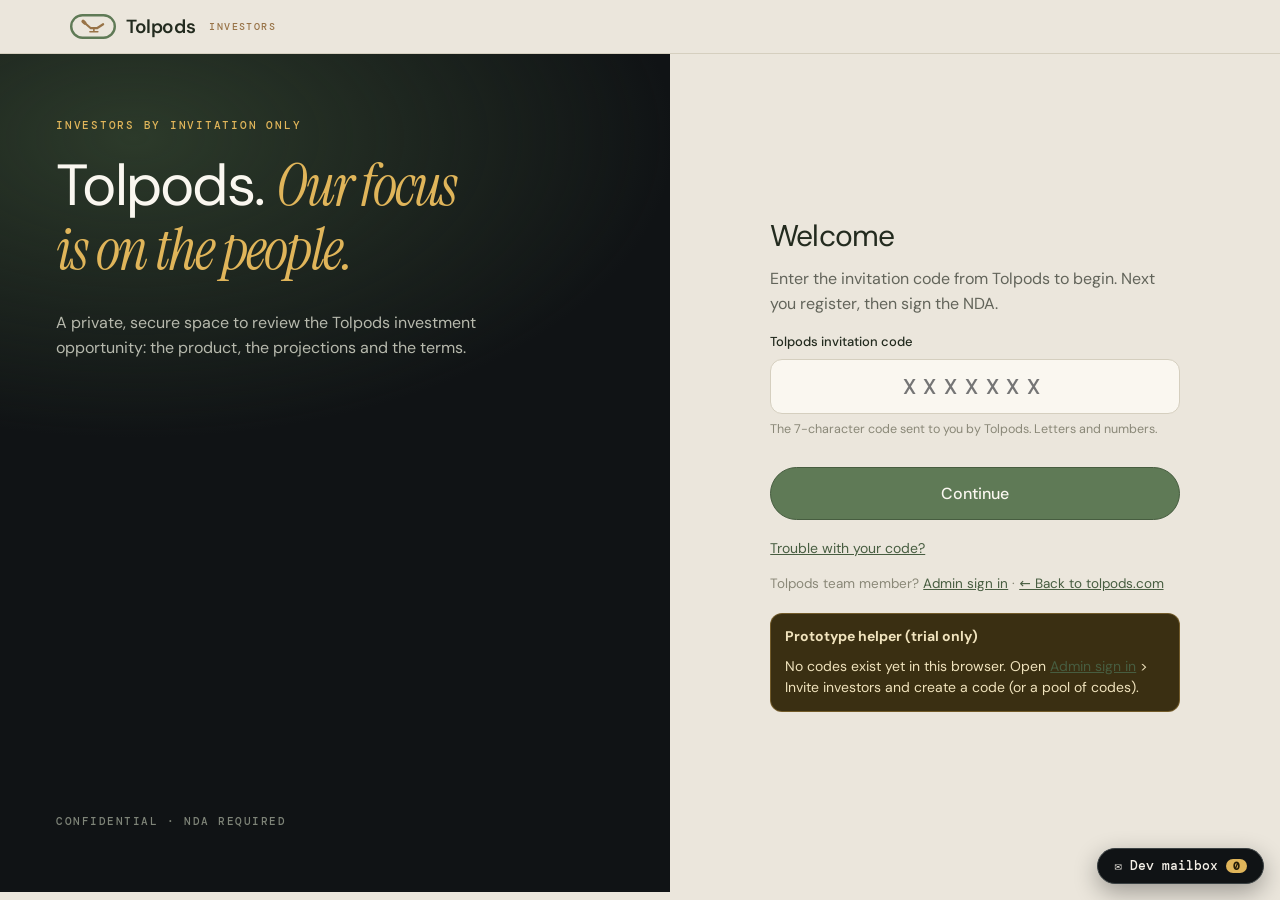
<file: investors/index.html>
<!doctype html>
<html lang="en">
<head>
<meta charset="utf-8">
<meta name="viewport" content="width=device-width,initial-scale=1">
<meta name="robots" content="noindex,nofollow">
<title>Tolpods Investors</title>
<link rel="icon" href="../favicon.svg">
<link rel="stylesheet" href="css/investors.css">
<link rel="stylesheet" href="css/deck.css">
<link rel="stylesheet" href="css/present.css">
</head>
<body>
<div id="app"></div>
<noscript><p style="padding:40px">This page needs JavaScript.</p></noscript>
<script type="module" src="js/portal.js"></script>
</body>
</html>
</file>
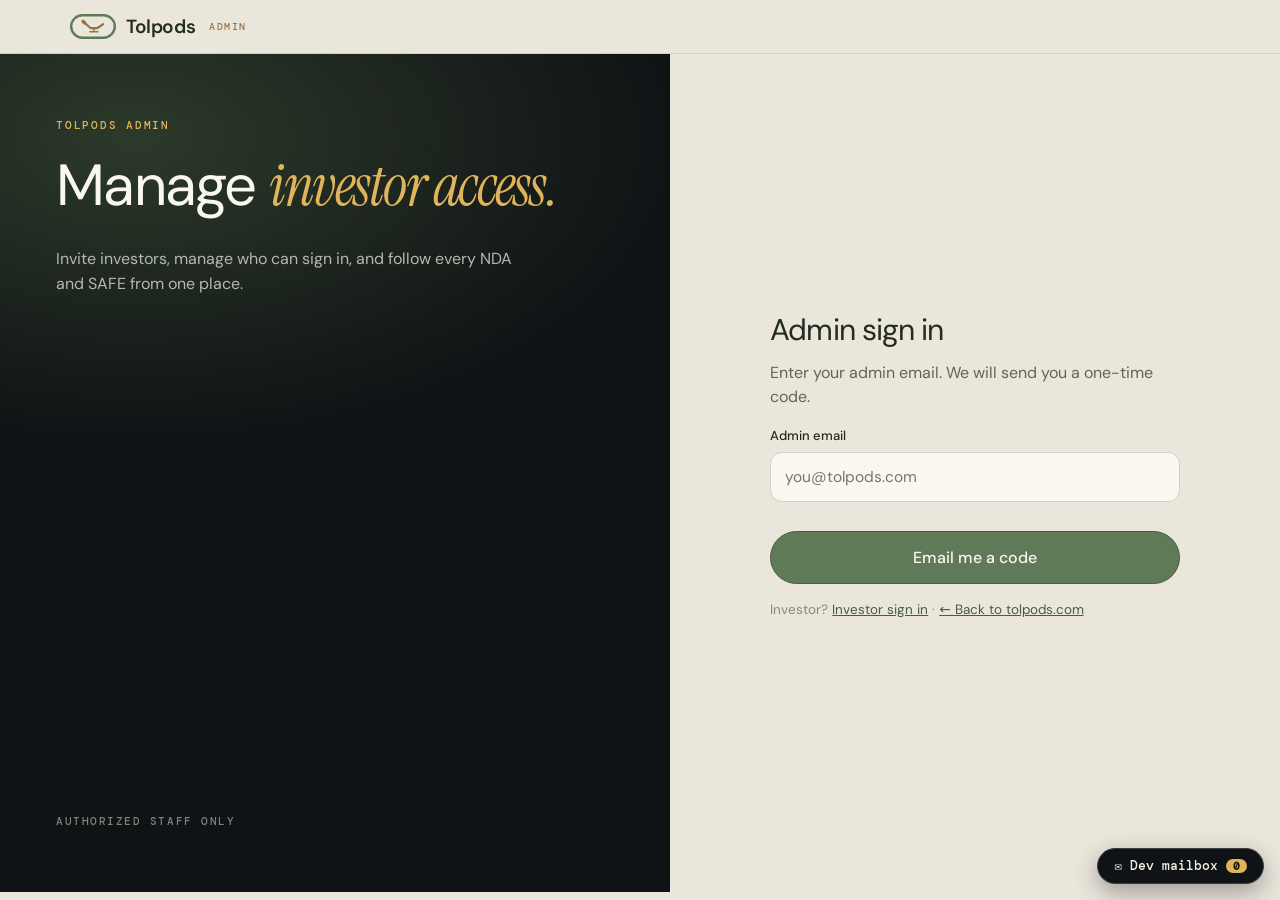
<file: investors/admin.html>
<!doctype html>
<html lang="en">
<head>
<meta charset="utf-8"><meta name="viewport" content="width=device-width,initial-scale=1"><meta name="robots" content="noindex,nofollow">
<title>Tolpods Admin</title><link rel="icon" href="../favicon.svg"><link rel="stylesheet" href="css/investors.css"><link rel="stylesheet" href="css/admin.css">
</head>
<body><div id="app"></div><script type="module" src="js/admin.js"></script></body>
</html>
</file>
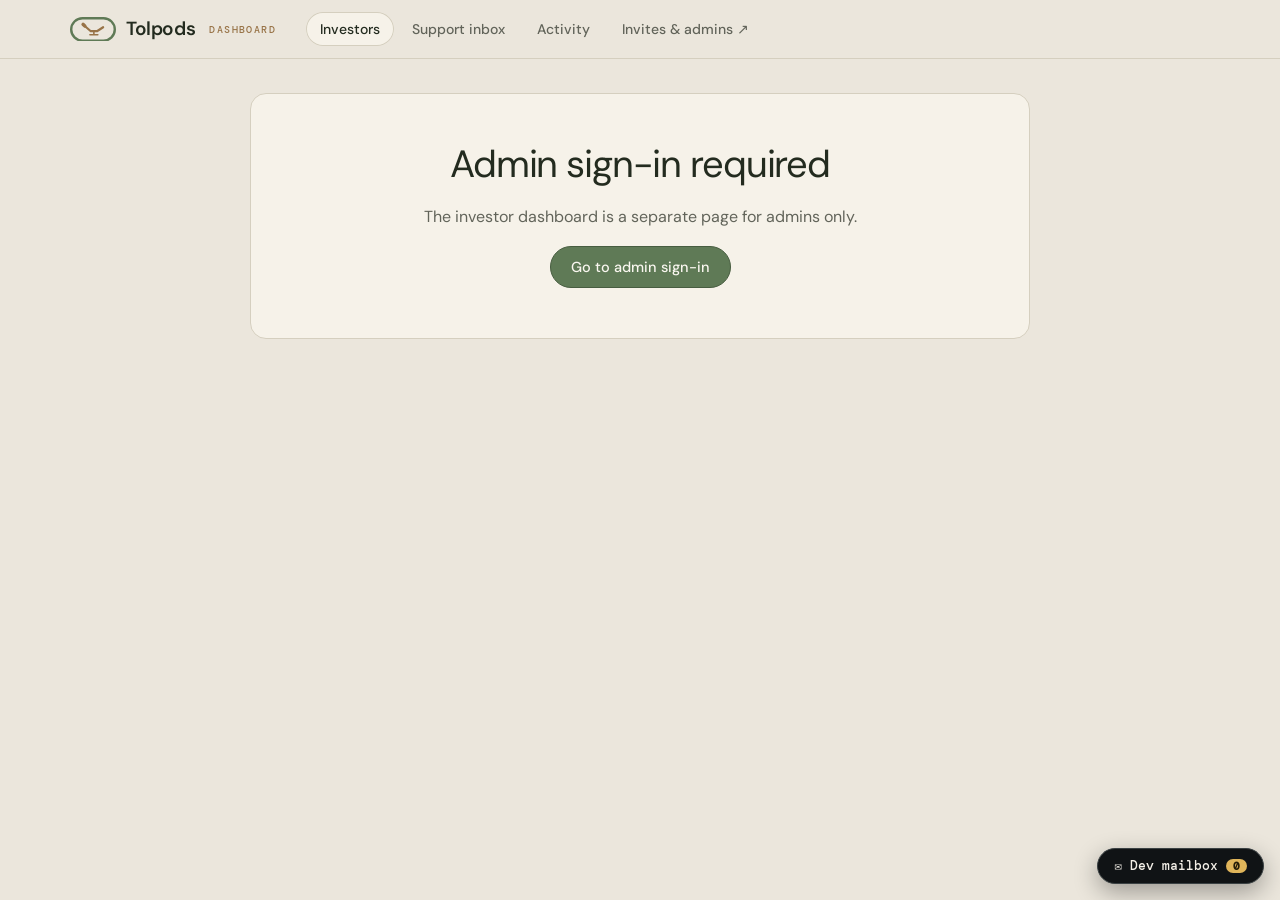
<file: investors/dashboard.html>
<!doctype html>
<html lang="en">
<head>
<meta charset="utf-8"><meta name="viewport" content="width=device-width,initial-scale=1"><meta name="robots" content="noindex,nofollow">
<title>Tolpods Investor Dashboard</title><link rel="icon" href="../favicon.svg"><link rel="stylesheet" href="css/investors.css"><link rel="stylesheet" href="css/admin.css">
</head>
<body><div id="app"></div><script type="module" src="js/dashboard.js"></script></body>
</html>
</file>
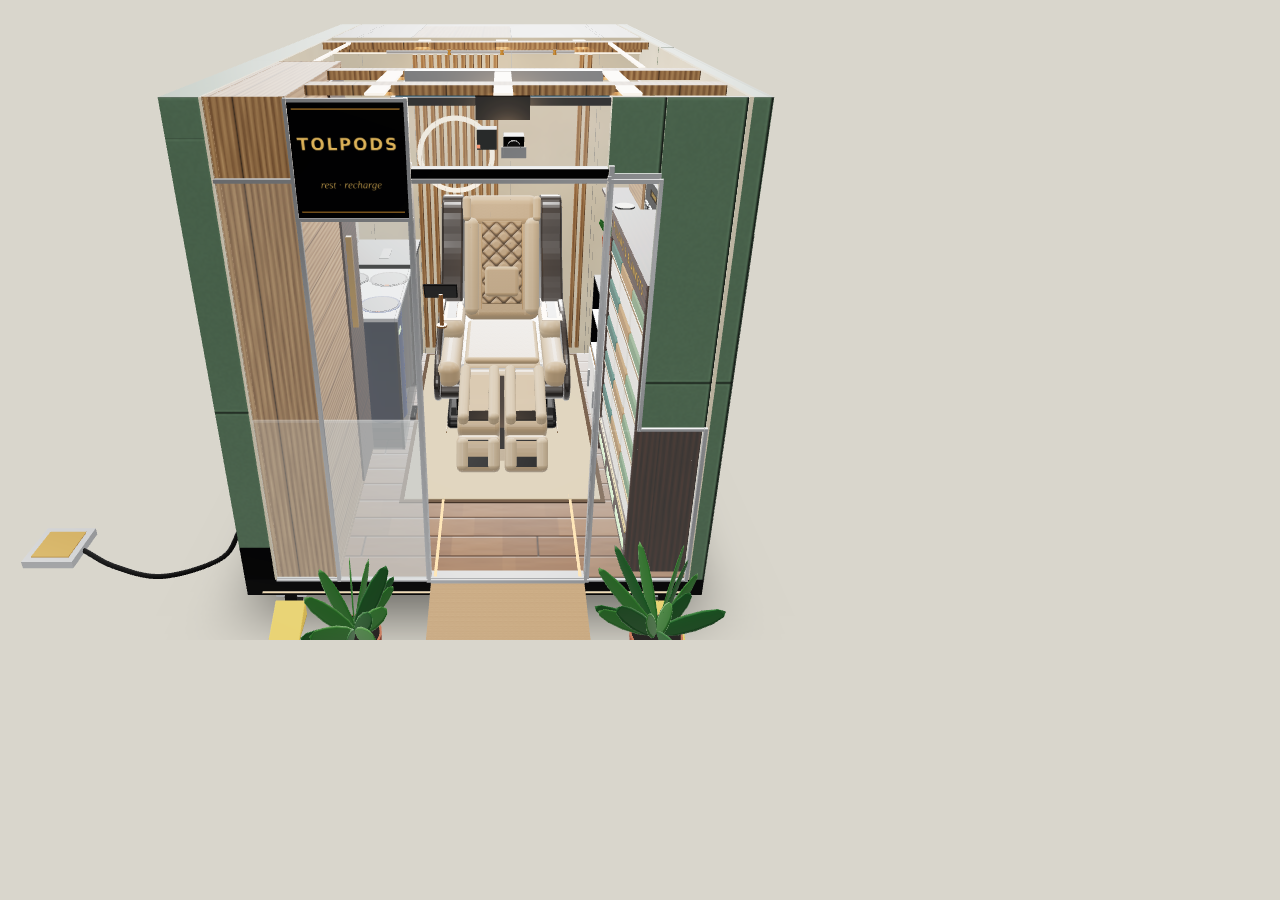
<file: tools/cabin-view.html>
<!doctype html><meta charset="utf-8"><title>cabin view (dev tool)</title>
<script type="importmap">{ "imports": { "three": "../js/vendor/three.module.js", "three/addons/": "../js/vendor/addons/" } }</script>
<body style="margin:0;background:#d9d6cc"><canvas id="c" width="1000" height="640"></canvas>
<script type="module">
// Dev tool: ?pos=x,y,z&look=x,y,z (plan inches: x right, y toward the entrance, z up) &rigs=snack,premium &roof=0
import * as THREE from 'three';
import { RoomEnvironment } from 'three/addons/environments/RoomEnvironment.js';
import { buildPod } from '../js/pod.js';
const q = new URLSearchParams(location.search), v = (k, d) => (q.get(k) || d).split(',').map(Number);
const r = new THREE.WebGLRenderer({ canvas: document.getElementById('c'), antialias: true }); r.toneMapping = THREE.ACESFilmicToneMapping;
const scene = new THREE.Scene(); scene.background = new THREE.Color(0xd9d6cc);
const pm = new THREE.PMREMGenerator(r); scene.environment = pm.fromScene(new RoomEnvironment(), 0.04).texture;
const sun = new THREE.DirectionalLight(0xffffff, 1.2); sun.position.set(200, 300, 150); scene.add(sun);
const pod = buildPod(); scene.add(pod.root); pod.api.setPerson(false);
if (q.get('roof') !== '1') pod.api.setRoof(false);
for (const n of (q.get('rigs') || '').split(',').filter(Boolean)) { pod.api.rigs[n].t = pod.api.rigs[n].target = 1; pod.api.rigs[n].apply(1); }
const w = (a) => new THREE.Vector3(a[0], a[2], -a[1]);
const cam = new THREE.PerspectiveCamera(+(q.get('fov') || 45), 1000 / 640, 0.5, 3000); cam.position.copy(w(v('pos', '40,260,110'))); cam.lookAt(w(v('look', '40,120,45')));
r.render(scene, cam); document.title = 'done';
</script>
</file>
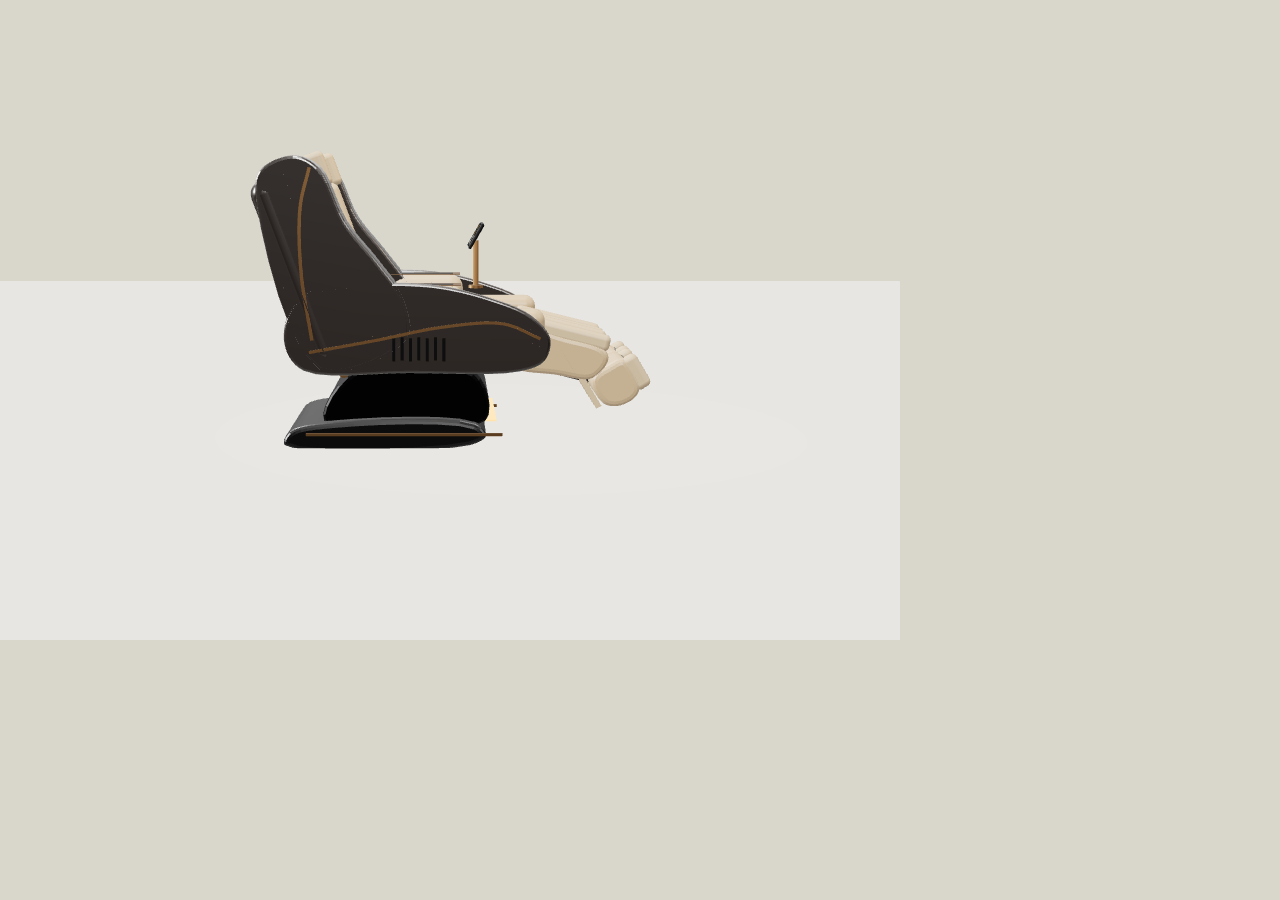
<file: tools/chair-view.html>
<!doctype html><meta charset="utf-8"><title>chair view (dev tool)</title>
<script type="importmap">{ "imports": { "three": "../js/vendor/three.module.js", "three/addons/": "../js/vendor/addons/" } }</script>
<body style="margin:0;background:#d9d6cc"><canvas id="c" width="900" height="640"></canvas>
<script type="module">
import * as THREE from 'three';
import { RoomEnvironment } from 'three/addons/environments/RoomEnvironment.js';
import { buildPod } from '../js/pod.js';
import { SPEC as S } from '../js/spec.js';
const q = new URLSearchParams(location.search), t = +(q.get('t') ?? 0.45), x = +(q.get('x') ?? 0), view = q.get('view') || 'side', desk = +(q.get('desk') ?? 0);
const r = new THREE.WebGLRenderer({ canvas: document.getElementById('c'), antialias: true }); r.toneMapping = THREE.ACESFilmicToneMapping; r.shadowMap.enabled = false;
const scene = new THREE.Scene(); scene.background = new THREE.Color(0xd9d6cc);
const pm = new THREE.PMREMGenerator(r); scene.environment = pm.fromScene(new RoomEnvironment(), 0.04).texture;
const sun = new THREE.DirectionalLight(0xffffff, 1.6); sun.position.set(200, 300, 150); scene.add(sun);
const pod = buildPod(); scene.add(pod.root);
pod.root.traverse((o) => { if (o.isMesh && !o.name.startsWith('chair')) o.visible = false; });
const floor = new THREE.Mesh(new THREE.PlaneGeometry(600, 600).rotateX(-Math.PI / 2), new THREE.MeshStandardMaterial({ color: 0xcfcabd, roughness: 1 })); scene.add(floor);
pod.api.setPerson(false);
const A = pod.api; A.rigs.chair.t = A.rigs.chair.target = t; A.rigs.legext.t = A.rigs.legext.target = x; A.rigs.chair.apply(); if (desk) { A.rigs.desk.t = A.rigs.desk.target = 1; A.rigs.desk.apply(1); }
// chair centre in world: plan (centreX, y, z) -> (x, z, -y)
const cx = S.chair.centreX, cy = S.chair.headY + 35;
const target = new THREE.Vector3(cx, 22, -cy);
const cam = new THREE.PerspectiveCamera(30, 900 / 640, 1, 2000);
const D = 230; const dirs = { side: [1, 0.12, 0], front: [0, 0.2, -1], rear: [0, 0.2, 1], iso: [0.8, 0.5, -0.8], isoR: [-0.8, 0.5, -0.8], top: [0.01, 1, 0] };
const d = dirs[view]; const n = Math.hypot(...d); cam.position.set(target.x + D * d[0] / n, target.y + D * d[1] / n, target.z + D * d[2] / n); cam.lookAt(target);
r.render(scene, cam); document.title = 'done';
</script>
</file>
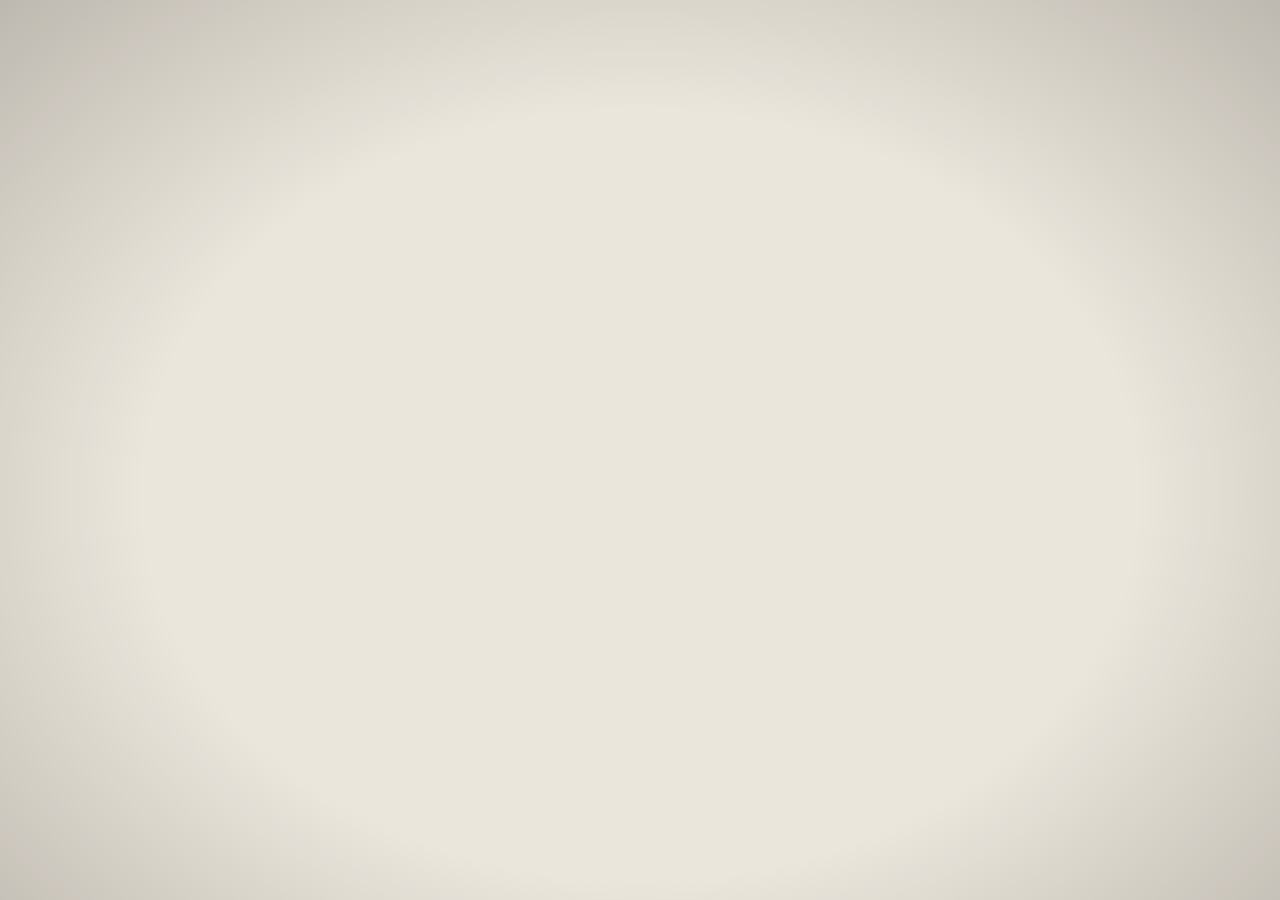
<file: video/promo.html>
<!doctype html>
<html lang="en">
<head>
<meta charset="utf-8">
<title>Tolpods promo (frame renderer)</title>
<link rel="stylesheet" href="../css/style.css">
<script type="importmap">{ "imports": { "three": "../js/vendor/three.module.js", "three/addons/": "../js/vendor/addons/" } }</script>
<style>
  html, body { margin: 0; width: 100%; height: 100%; overflow: hidden; background: #ebe6dc; }
  #stage { position: fixed; inset: 0; } #c { width: 100%; height: 100%; display: block; }
  .ov { position: fixed; inset: 0; pointer-events: none; }
  #dip { background: #ebe6dc; opacity: 0; }
  .card { display: grid; place-content: center; text-align: center; background: #ebe6dc; opacity: 0; color: #232b1f; }
  .card .logo { font: 700 clamp(48px, 9vw, 150px)/1 "DM Sans", sans-serif; letter-spacing: .14em; margin-left: .14em; }
  .card .tag { font: italic 400 clamp(26px, 3.6vw, 64px)/1.2 "Instrument Serif", serif; color: #987347; margin-top: .5em; }
  .card .cta { display: inline-block; margin: 1.4em auto 0; padding: .55em 1.6em; border-radius: 999px; background: #5f7a56; color: #f6f2e9; font: 500 clamp(16px, 1.8vw, 32px) "DM Sans", sans-serif; letter-spacing: .04em; }
  .card .sm { font: 400 clamp(11px, 1.05vw, 19px) "DM Mono", monospace; letter-spacing: .2em; text-transform: uppercase; color: #5f7a56; margin-top: 1.6em; }
  #cap { left: 4.2vw; bottom: 7vh; top: auto; right: auto; opacity: 0; max-width: 46vw; }
  #cap .eb { font: 500 clamp(11px, 1.05vw, 19px) "DM Mono", monospace; letter-spacing: .22em; text-transform: uppercase; color: #f6f2e9; background: #5f7a56; display: inline-block; padding: .45em .9em; border-radius: 999px; }
  #cap .ln { margin-top: .6em; font: italic 400 clamp(28px, 3.5vw, 66px)/1.12 "Instrument Serif", serif; color: #fff; text-shadow: 0 2px 18px rgba(20,24,18,.65), 0 0 2px rgba(20,24,18,.5); }
  #vig { background: radial-gradient(ellipse at 50% 55%, transparent 55%, rgba(30,26,20,.22)); }
</style>
</head>
<body>
<div id="stage"><canvas id="c"></canvas></div>
<div class="ov" id="vig"></div>
<div class="ov" id="cap"><div class="eb" id="capE"></div><div class="ln" id="capL"></div></div>
<div class="ov" id="dip"></div>
<div class="ov card" id="intro"><div><div class="logo">TOLPODS</div><div class="tag">rest &middot; recharge</div></div></div>
<div class="ov card" id="outro"><div><div class="logo">TOLPODS</div><div class="tag">rest &middot; recharge</div><div class="cta">Reserve a pod</div><div class="sm">Private rest pods for busy terminals</div></div></div>
<script type="module" src="promo.js"></script>
</body>
</html>
</file>
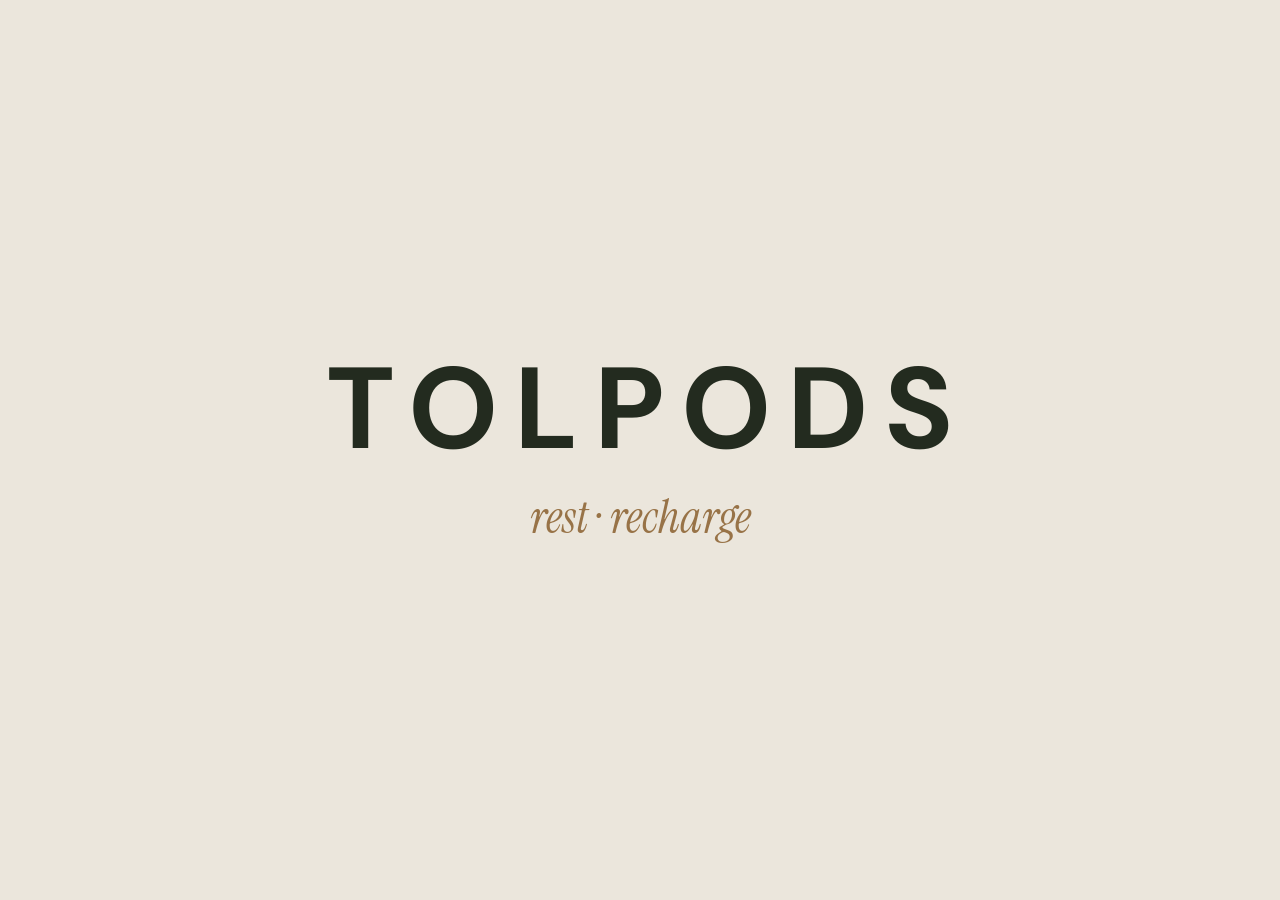
<file: video/tour.html>
<!doctype html>
<html lang="en">
<head>
<meta charset="utf-8">
<title>Tolpods tour (frame renderer)</title>
<link rel="stylesheet" href="../css/style.css">
<script type="importmap">{ "imports": { "three": "../js/vendor/three.module.js", "three/addons/": "../js/vendor/addons/" } }</script>
<style>
  html, body { margin: 0; width: 100%; height: 100%; overflow: hidden; background: #ebe6dc; }
  #stage { position: fixed; inset: 0; } #c { width: 100%; height: 100%; display: block; }
  .ov { position: fixed; inset: 0; pointer-events: none; }
  #dip { background: #ebe6dc; opacity: 0; }
  .card { display: grid; place-content: center; text-align: center; background: #ebe6dc; opacity: 0; color: #232b1f; }
  .card .logo { font: 700 clamp(48px, 9vw, 150px)/1 "DM Sans", sans-serif; letter-spacing: .14em; margin-left: .14em; }
  .card .tag { font: italic 400 clamp(26px, 3.6vw, 64px)/1.2 "Instrument Serif", serif; color: #987347; margin-top: .5em; }
  .card .cta { display: inline-block; margin: 1.4em auto 0; padding: .55em 1.6em; border-radius: 999px; background: #5f7a56; color: #f6f2e9; font: 500 clamp(16px, 1.8vw, 32px) "DM Sans", sans-serif; letter-spacing: .04em; }
  .card .sm { font: 400 clamp(11px, 1.05vw, 19px) "DM Mono", monospace; letter-spacing: .2em; text-transform: uppercase; color: #5f7a56; margin-top: 1.6em; }
  #cap { left: 4.2vw; bottom: 7vh; top: auto; right: auto; opacity: 0; max-width: 46vw; }
  #cap .eb { font: 500 clamp(11px, 1.05vw, 19px) "DM Mono", monospace; letter-spacing: .22em; text-transform: uppercase; color: #f6f2e9; background: #5f7a56; display: inline-block; padding: .45em .9em; border-radius: 999px; }
  #cap .ln { margin-top: .6em; font: italic 400 clamp(28px, 3.5vw, 66px)/1.12 "Instrument Serif", serif; color: #fff; text-shadow: 0 2px 18px rgba(20,24,18,.65), 0 0 2px rgba(20,24,18,.5); }
  #cap .ln{font-size:clamp(26px,3.1vw,56px)} #cap .tx{margin-top:.7em;font:400 clamp(15px,1.7vw,30px)/1.45 "DM Sans",sans-serif;color:#fff;text-shadow:0 2px 14px rgba(20,24,18,.8);max-width:40vw;background:rgba(20,24,18,.38);padding:.6em .9em;border-radius:12px;backdrop-filter:blur(3px)} #cap{max-width:48vw}
  #vig { background: radial-gradient(ellipse at 50% 55%, transparent 55%, rgba(30,26,20,.22)); }
</style>
</head>
<body>
<div id="stage"><canvas id="c"></canvas></div>
<div class="ov" id="vig"></div>
<div class="ov" id="cap"><div class="eb" id="capE"></div><div class="ln" id="capL"></div><div class="tx" id="capT"></div></div>
<div class="ov" id="dip"></div>
<div class="ov card" id="intro"><div><div class="logo">TOLPODS</div><div class="tag">rest &middot; recharge</div></div></div>
<div class="ov card" id="outro"><div><div class="logo">TOLPODS</div><div class="tag">rest &middot; recharge</div><div class="cta">Walk-through</div><div class="sm">Private rest pods for busy terminals</div></div></div>
<script type="module" src="tour.js"></script>
</body>
</html>
</file>
<file: investors/css/investors.css>
@font-face { font-family: "DM Sans"; src: url("../../fonts/dm-sans-latin-wght-normal.woff2") format("woff2"); font-weight: 100 1000; font-display: swap; }
@font-face { font-family: "Instrument Serif"; src: url("../../fonts/instrument-serif-latin-400-italic.woff2") format("woff2"); font-weight: 400; font-style: italic; font-display: swap; }
@font-face { font-family: "Instrument Serif"; src: url("../../fonts/instrument-serif-latin-400-normal.woff2") format("woff2"); font-weight: 400; font-display: swap; }
@font-face { font-family: "DM Mono"; src: url("../../fonts/dm-mono-latin-500-normal.woff2") format("woff2"); font-weight: 500; font-display: swap; }
:root { --bg:#ebe6dc; --soft:#f6f2e9; --paper:#faf7f0; --sky:#dde4d2; --ink:#232b1f; --muted:#62645a; --faint:#8a8878; --rule:#d5cfbf; --green:#5f7a56; --green-d:#475d40; --oak:#987347; --oak-d:#7a5a35; --gold:#e0b55a; --night:#101315; --night2:#171c1e; --bad:#b04a3e; --good:#3f7d4a; --warn:#b07a1f;
  --sans:"DM Sans",system-ui,-apple-system,"Segoe UI",Roboto,sans-serif; --serif:"Instrument Serif",Georgia,serif; --mono:"DM Mono",ui-monospace,Menlo,monospace; --r:16px; font-family:var(--sans); }
*{box-sizing:border-box} html{scroll-behavior:smooth}
body{margin:0;background:var(--bg);color:var(--ink);line-height:1.55;-webkit-font-smoothing:antialiased}
a{color:var(--green-d)} h1,h2,h3,h4{margin:0 0 .5em;font-weight:500;letter-spacing:-.03em;line-height:1.1;text-wrap:balance}
h1{font-size:clamp(30px,4.4vw,46px);font-weight:400} h2{font-size:clamp(26px,3.4vw,38px);font-weight:400} h3{font-size:20px}
.serif{font-family:var(--serif);font-style:italic;font-weight:400;letter-spacing:-.01em} .mono{font-family:var(--mono)}
p{margin:0 0 1em;color:var(--muted)} .eyebrow{font:500 11px var(--mono);letter-spacing:.16em;text-transform:uppercase;color:var(--oak)}
[hidden]{display:none!important}
:focus-visible{outline:2px solid var(--green);outline-offset:2px;border-radius:6px}

/* topbar */
.top{position:sticky;top:0;z-index:30;background:color-mix(in srgb,var(--bg) 88%,transparent);backdrop-filter:blur(10px);border-bottom:1px solid var(--rule)}
.top-in{max-width:1180px;margin:0 auto;padding:12px 20px;display:flex;align-items:center;gap:18px}
.brand{display:flex;align-items:center;gap:10px;text-decoration:none;color:var(--ink);font-weight:600;letter-spacing:-.02em;font-size:19px} .brand small{font:500 10px var(--mono);letter-spacing:.14em;text-transform:uppercase;color:var(--oak);margin-left:4px}
.top .sp{flex:1} .who{font-size:13px;color:var(--muted)} .who b{color:var(--ink);font-weight:500}
.steps{display:flex;gap:6px;align-items:center;margin:0 auto}
.stp{display:flex;align-items:center;gap:8px;padding:6px 12px;border-radius:99px;font-size:13px;color:var(--muted);border:1px solid transparent;background:none;cursor:pointer;font-family:inherit}
.stp i{font-style:normal;width:22px;height:22px;border-radius:50%;display:grid;place-items:center;font:500 11px var(--mono);background:var(--rule);color:var(--ink)}
.stp.on{background:var(--soft);border-color:var(--rule);color:var(--ink);font-weight:500} .stp.on i{background:var(--green);color:#fff}
.stp.done i{background:var(--green-d);color:#fff} .stp[disabled]{opacity:.45;cursor:not-allowed}
@media(max-width:860px){.stp span{display:none}.stp.on span{display:inline}.who{display:none}}

/* buttons / forms */
.btn{font:500 14.5px var(--sans);display:inline-flex;align-items:center;justify-content:center;gap:8px;padding:11px 20px;border-radius:99px;border:1px solid var(--green-d);background:var(--green);color:var(--paper);cursor:pointer;text-decoration:none;transition:transform .12s,background .15s}
.btn:hover{background:var(--green-d)} .btn:active{transform:translateY(1px)} .btn[disabled]{opacity:.5;cursor:not-allowed}
.btn.ghost{background:transparent;color:var(--ink);border-color:var(--rule)} .btn.ghost:hover{background:var(--soft)}
.btn.dark{background:var(--ink);border-color:var(--ink)} .btn.gold{background:var(--gold);border-color:var(--gold);color:#241c08} .btn.gold:hover{background:#d4a748}
.btn.danger{background:transparent;color:var(--bad);border-color:#e1b9b3} .btn.sm{padding:6px 13px;font-size:13px} .btn.lg{padding:15px 28px;font-size:16px}
.link{background:none;border:0;padding:0;color:var(--green-d);text-decoration:underline;cursor:pointer;font:inherit}
.field{display:flex;flex-direction:column;gap:6px;margin-bottom:16px} .field>label,.lbl{font-size:13px;font-weight:500;color:var(--ink)} .field .hint{font-size:12.5px;color:var(--faint)}
.inp,select.inp,textarea.inp{font:inherit;font-size:15.5px;padding:12px 14px;border-radius:12px;border:1px solid var(--rule);background:var(--paper);color:var(--ink);width:100%}
.inp:focus{outline:2px solid var(--green);border-color:var(--green)} .inp[readonly]{background:var(--sky);color:var(--muted)} .inp.err{border-color:var(--bad)} .err-t{color:var(--bad);font-size:12.5px;min-height:1em}
.code-inp{font:500 22px var(--mono);letter-spacing:.35em;text-align:center;text-transform:uppercase}
.row2{display:grid;grid-template-columns:1fr 1fr;gap:14px} .row3{display:grid;grid-template-columns:2fr 1fr 1.2fr;gap:14px}
@media(max-width:640px){.row2,.row3{grid-template-columns:1fr}}
.card{background:var(--soft);border:1px solid var(--rule);border-radius:var(--r);padding:28px}
.wrap{max-width:820px;margin:0 auto;padding:34px 20px 80px} .wrap.wide{max-width:1180px}
.chip{display:inline-flex;align-items:center;gap:6px;padding:3px 10px;border-radius:99px;font-size:12px;font-weight:500;background:var(--sky);color:var(--green-d)}
.chip.good{background:#dcebd9;color:var(--good)} .chip.warn{background:#f4e6c6;color:var(--warn)} .chip.bad{background:#f1d6d2;color:var(--bad)} .chip.gray{background:var(--rule);color:var(--muted)} .chip.gold{background:#f6e6bd;color:#7a5a12}
.banner{padding:12px 16px;border-radius:12px;font-size:14px;display:flex;gap:10px;align-items:flex-start;margin:0 0 16px;background:var(--sky);color:var(--ink)}
.banner.good{background:#dcebd9} .banner.warn{background:#f4e6c6} .banner.bad{background:#f1d6d2}
.seg-row{display:inline-flex;gap:4px;background:var(--rule);padding:3px;border-radius:99px;margin-bottom:12px} .seg{border:0;background:none;padding:6px 16px;border-radius:99px;font:500 13px var(--sans);cursor:pointer;color:var(--muted)} .seg.on{background:var(--paper);color:var(--ink);box-shadow:0 1px 3px #0002}
.tiles{display:grid;grid-template-columns:repeat(auto-fit,minmax(220px,1fr));gap:12px}
.tile{border:1.5px solid var(--rule);background:var(--paper);border-radius:14px;padding:16px 18px;cursor:pointer;text-align:left;font:inherit;color:inherit;transition:border-color .15s,box-shadow .15s}
.tile:hover{border-color:var(--green)} .tile.on{border-color:var(--green);box-shadow:0 0 0 3px #5f7a5626} .tile b{display:block;font-size:17px;letter-spacing:-.02em} .tile small{color:var(--muted);font-size:13px}
.lock{display:inline-flex;gap:6px;align-items:center;font-size:12.5px;color:var(--green-d);font-weight:500}

/* login */
.login{min-height:calc(100vh - 62px);display:grid;grid-template-columns:1.1fr 1fr}
.login-l{background:radial-gradient(900px 500px at 20% 10%,#2c3a2a,transparent 60%),var(--night);color:#f3efe7;padding:64px 56px;display:flex;flex-direction:column;justify-content:space-between}
.login-l h1{font-size:clamp(34px,4.6vw,58px);color:#faf7f0;max-width:11em} .login-l h1 em{font-family:var(--serif);color:var(--gold);font-weight:400}
.login-l p{color:#b7b9ad;max-width:30em} .login-l .fine{font:500 11px var(--mono);letter-spacing:.14em;text-transform:uppercase;color:#7e8478}
.login-r{display:flex;align-items:center;justify-content:center;padding:40px 24px}
.login-box{width:100%;max-width:410px} .login-box h2{font-size:30px}
@media(max-width:860px){.login{grid-template-columns:1fr}.login-l{padding:40px 24px;min-height:300px}}
.otp{display:flex;gap:8px;justify-content:center;margin:6px 0 14px} .otp input{width:46px;height:56px;text-align:center;font:500 24px var(--mono);border-radius:12px;border:1px solid var(--rule);background:var(--paper)} .otp input:focus{outline:2px solid var(--green)}

/* docs / signature */
.doc{background:#fff;border:1px solid var(--rule);border-radius:12px;max-height:420px;overflow:auto;padding:28px 32px;font-family:Georgia,"Times New Roman",serif;font-size:14.5px;line-height:1.6;color:#222}
.doc h4{font:600 14px var(--sans);color:var(--green-d);margin:20px 0 6px;letter-spacing:0} .doc p{color:#2a2a2a;margin:0 0 10px} .doc .legend{font:600 11px var(--sans);color:#444}
.doc table{width:100%;border-collapse:collapse;margin:0 0 14px;font:13px var(--sans)} .doc td{padding:6px 8px;border:1px solid var(--rule);vertical-align:top} .doc td:first-child{width:34%;font-weight:600;color:var(--muted);background:var(--soft);text-transform:uppercase;font-size:11px;letter-spacing:.05em}
.scrollhint{font-size:12.5px;color:var(--faint);margin:8px 0 16px;display:flex;gap:8px;align-items:center}
.sig-box{position:relative;background:#fff;border:1px dashed #a9a58f;border-radius:12px;height:130px;overflow:hidden} .sig-cv{width:100%;height:100%;touch-action:none;display:block;cursor:crosshair}
.sig-line{position:absolute;left:14px;bottom:6px;font:500 11px var(--mono);color:var(--faint);letter-spacing:.1em;text-transform:uppercase;pointer-events:none}
.sig-pane{display:flex;flex-direction:column;gap:8px;align-items:flex-start} .sig-pane .sig-box{width:100%} .sig-pane input.inp{margin-bottom:2px}
.locked .sig-box{opacity:.7}
.checkrow{display:flex;gap:12px;align-items:flex-start;font-size:14.5px;margin:12px 0;cursor:pointer} .checkrow input{width:19px;height:19px;margin-top:3px;accent-color:var(--green)}

/* toasts / modal / mailbox */
#toasts{position:fixed;left:50%;bottom:24px;transform:translateX(-50%);display:flex;flex-direction:column;gap:8px;z-index:100;align-items:center}
.toast{background:var(--ink);color:var(--paper);padding:10px 18px;border-radius:99px;font-size:14px;box-shadow:0 8px 24px #0004;transition:opacity .4s} .toast.err{background:var(--bad)} .toast.out{opacity:0}
.modal-back{position:fixed;inset:0;background:#10131299;z-index:80;display:grid;place-items:center;padding:20px;overflow:auto}
.modal{background:var(--paper);border-radius:20px;width:100%;max-width:520px;box-shadow:0 30px 80px #0006;max-height:92vh;display:flex;flex-direction:column} .modal.wide{max-width:860px}
.modal-h{display:flex;align-items:center;justify-content:space-between;padding:18px 24px 0} .modal-h h3{margin:0;font-size:22px} .x{border:0;background:none;font-size:26px;line-height:1;cursor:pointer;color:var(--muted)}
.modal-b{padding:16px 24px 20px;overflow:auto} .modal-f{padding:0 24px 22px;display:flex;gap:10px;justify-content:flex-end}
.dev-fab{position:fixed;right:16px;bottom:16px;z-index:70;background:var(--night);color:#f3efe7;border:1px solid #3a4143;border-radius:99px;padding:9px 16px;font:500 12.5px var(--mono);cursor:pointer;box-shadow:0 8px 24px #0005;display:flex;gap:8px;align-items:center}
.dev-fab b{background:var(--gold);color:#241c08;border-radius:99px;padding:0 7px;font-size:11px}
.dev-drawer{position:fixed;right:0;top:0;bottom:0;width:min(480px,100vw);background:var(--paper);z-index:75;box-shadow:-20px 0 60px #0004;display:flex;flex-direction:column}
.dev-h{padding:16px 18px;border-bottom:1px solid var(--rule);display:flex;align-items:center;gap:10px} .dev-h h3{margin:0;font-size:18px;flex:1} .dev-sub{padding:8px 18px;background:#f4e6c6;font-size:12.5px;color:#6a4d10}
.dev-list{overflow:auto;flex:1;padding:12px 14px;display:flex;flex-direction:column;gap:10px}
.mail{background:#fff;border:1px solid var(--rule);border-radius:12px;padding:12px 14px;font-size:13.5px} .mail .mh{display:flex;justify-content:space-between;gap:10px;color:var(--faint);font-size:11.5px;font-family:var(--mono)} .mail b.s{display:block;margin:4px 0;font-size:14.5px}
.mail pre{white-space:pre-wrap;font:12.5px/1.5 var(--sans);color:var(--muted);margin:6px 0 0;max-height:190px;overflow:auto} .mail .codechip{display:inline-block;margin:6px 6px 0 0;background:var(--night);color:var(--gold);font:500 20px var(--mono);letter-spacing:.2em;padding:6px 14px;border-radius:10px;cursor:pointer}
.mail .att{display:inline-flex;margin:8px 8px 0 0}
@media(max-width:640px){.modal-b{padding:14px 16px}}

/* investor portal extras */
.actions{display:flex;gap:12px;align-items:center;margin-top:22px;flex-wrap:wrap} .actions .sp{flex:1}
.center{text-align:center}
.entity{border-left:3px solid var(--sky);padding-left:16px;margin:0 0 10px}
.flow{display:flex;gap:10px;align-items:center;margin:0 0 22px;flex-wrap:wrap} .flow i{font-style:normal;color:var(--faint)}
.invest-grid{display:grid;grid-template-columns:1fr 330px;gap:24px;align-items:start} @media(max-width:960px){.invest-grid{grid-template-columns:1fr}}
.sticky{position:sticky;top:90px;background:var(--soft);border:1px solid var(--rule);border-radius:var(--r);padding:22px} @media(max-width:960px){.sticky{position:static}}
.sumbox .sum-amt{font-size:44px;letter-spacing:-.05em;line-height:1.1;margin:6px 0 12px} .sumbox dl{display:grid;grid-template-columns:auto 1fr;gap:6px 14px;font-size:14px;margin:0 0 18px} .sumbox dt{color:var(--muted)} .sumbox dd{margin:0;text-align:right;font-weight:500}
.recap{display:flex;gap:14px;justify-content:center;flex-wrap:wrap;margin:22px 0} .recap div{background:var(--paper);border:1px solid var(--rule);border-radius:14px;padding:14px 22px;min-width:150px} .recap i{display:block;font:500 10.5px var(--mono);font-style:normal;letter-spacing:.1em;text-transform:uppercase;color:var(--oak)} .recap b{font-size:20px;font-weight:500;letter-spacing:-.02em}
.next{text-align:left;max-width:520px;margin:10px auto 22px;color:var(--muted);line-height:1.8}
.tile[role=button]{outline-offset:2px}
@media(max-width:860px){.top-in{flex-wrap:wrap}.steps{order:5;width:100%;justify-content:space-between;margin:0}.top .sp{display:none}.stp{padding:5px 8px}}
.banner.warn .btn.ghost{color:#f3e7c4;border-color:#8a7440}
</file>
<file: investors/css/deck.css>
/* Presentation site */
.deck-nav{position:sticky;top:57px;z-index:20;background:color-mix(in srgb,var(--night) 92%,transparent);backdrop-filter:blur(10px);border-bottom:1px solid #2a3032}
.deck-nav-in{max-width:1180px;margin:0 auto;padding:0 20px;display:flex;gap:2px;overflow-x:auto;scrollbar-width:none} .deck-nav a{color:#a5a89c;text-decoration:none;font-size:13px;padding:12px 12px;white-space:nowrap;border-bottom:2px solid transparent} .deck-nav a:hover{color:#fff} .deck-nav a.on{color:var(--gold);border-color:var(--gold)}
.deck-prog{height:2px;background:#2a3032} .deck-prog i{display:block;height:100%;width:0;background:var(--gold);transition:width .2s}
.ds{padding:clamp(64px,9vw,120px) 0;position:relative;--c-grid:#d9d3c3;--c-bg:#f6f2e9;scroll-margin-top:100px}
.ds-in{max-width:1180px;margin:0 auto;padding:0 24px}
.ds.light{background:var(--bg)} .ds.soft{background:var(--soft)} .ds.sage{background:var(--sky)}
.ds.dark{background:var(--night);color:#e9e6dc;--c-grid:#2b3234;--c-bg:#171c1e} .ds.dark p{color:#a9ac9f} .ds.dark h2,.ds.dark h3,.ds.dark h1{color:#faf7f0}
.ds h2 .serif,.ds h1 .serif{color:var(--oak)} .ds.dark h2 .serif,.ds.dark h1 .serif{color:var(--gold)}
.ds-head{max-width:760px;margin-bottom:40px} .ds-head .sub{font-size:18px;margin-top:12px} .eyebrow.gold{color:var(--gold)}
.ds.hero{min-height:calc(100vh - 100px);display:flex;align-items:center;background:radial-gradient(1000px 600px at 78% -10%,#34472f 0,transparent 60%),radial-gradient(700px 500px at 0 110%,#2a2517,transparent 60%),var(--night)}
.hero-h{font-size:clamp(52px,9vw,124px);letter-spacing:-.05em;margin:.2em 0 .1em;line-height:.95} .hero-h .serif{display:block;font-size:.42em;letter-spacing:-.02em;margin-top:.25em;line-height:1.1}
.hero-p{font-size:19px;max-width:38em;color:#b9bcb0} .hero-p b{color:#fff}
.agenda{list-style:none;padding:0;margin:36px 0;display:grid;grid-template-columns:repeat(5,1fr);gap:10px} .agenda li{border:1px solid #30383a;border-radius:14px;padding:16px;background:#ffffff08;font-size:14.5px;color:#dedbd0;display:flex;flex-direction:column;gap:12px;min-height:110px} .agenda b{font:500 12px var(--mono);color:var(--gold);letter-spacing:.1em}
@media(max-width:900px){.agenda{grid-template-columns:1fr 1fr}.agenda li{min-height:0}}
.trio{display:grid;grid-template-columns:repeat(3,1fr);gap:20px;margin-top:20px;padding-top:28px;border-top:1px solid #30383a} .trio i{font:500 12px var(--mono);color:var(--gold);font-style:normal} .trio h3{font-size:19px;margin:6px 0} .trio p{font-size:14.5px;margin:0}
@media(max-width:760px){.trio{grid-template-columns:1fr}}
.scroll-cue{display:inline-flex;gap:8px;margin-top:36px;color:#8f9488;font:500 11px var(--mono);letter-spacing:.16em;text-transform:uppercase;text-decoration:none} .scroll-cue span{animation:bob 1.6s infinite} @keyframes bob{50%{transform:translateY(5px)}}
.stat-grid{display:grid;grid-template-columns:1fr 1fr;gap:20px} @media(max-width:760px){.stat-grid{grid-template-columns:1fr}}
.stat-card{background:var(--soft);border:1px solid var(--rule);border-radius:24px;padding:38px} .stat-card.dark{background:var(--night);border-color:var(--night);color:#e9e6dc} .stat-card.dark p{color:#a9ac9f}
.big{font-size:clamp(60px,9vw,110px);letter-spacing:-.06em;line-height:1;margin:14px 0 8px;font-weight:400} .big small{font-size:.28em;letter-spacing:-.02em;color:var(--muted)} .stat-card.dark .big{color:#faf7f0}
.stat-card .rule{height:1px;background:var(--rule);margin:22px 0} .stat-card.dark .rule{background:#30383a} .mid{font-size:34px;letter-spacing:-.04em} .mid b{font-weight:500;color:var(--green-d)} .stat-card.dark .mid b{color:var(--gold)}
.prod-grid{display:grid;grid-template-columns:1fr 1.1fr;gap:48px;align-items:center} @media(max-width:860px){.prod-grid{grid-template-columns:1fr}}
.prod-img{position:relative;border-radius:24px;overflow:hidden;display:block;aspect-ratio:16/10;box-shadow:0 30px 80px #0007;border:1px solid #30383a} .prod-img img{width:100%;height:100%;object-fit:cover;display:block;transition:transform .8s} .prod-img:hover img{transform:scale(1.04)} .prod-img span{position:absolute;left:16px;bottom:16px;background:#101315cc;color:var(--gold);font:500 11px var(--mono);letter-spacing:.14em;text-transform:uppercase;padding:7px 12px;border-radius:99px}
.fine{font-size:12.5px;color:var(--faint)} .fine.light{color:#8f9488} .center{text-align:center}
.ph-row{display:grid;grid-template-columns:repeat(6,1fr);gap:10px;margin-bottom:22px} .ph{background:var(--paper);border:1px solid var(--rule);border-radius:16px;padding:16px;display:flex;flex-direction:column} .ph i{font:500 10.5px var(--mono);font-style:normal;letter-spacing:.1em;color:var(--oak);text-transform:uppercase} .ph b{font-size:38px;font-weight:400;letter-spacing:-.04em;line-height:1.1;margin-top:6px} .ph span{font-size:13px;color:var(--muted)} .ph small{font-size:12px;color:var(--faint)}
@media(max-width:900px){.ph-row{grid-template-columns:repeat(3,1fr)}}
.panel{background:var(--paper);border:1px solid var(--rule);border-radius:20px;padding:26px;margin-bottom:20px} .panel.dk{background:#171c1e;border-color:#2b3234} .panel h3,.panel h4{margin-top:0} .panel h4{font-size:16px}
.sub-h{margin:44px 0 16px;font-size:24px} .two{display:grid;grid-template-columns:1fr 1fr;gap:20px} @media(max-width:860px){.two{grid-template-columns:1fr}}
.chart{width:100%;height:auto;display:block} .chart .ax{font:9px var(--mono);fill:#8a8878} .chart .lb{font:500 10.5px var(--sans);fill:var(--muted)} .chart .val{font:500 9px var(--mono);fill:var(--muted)}
.ds.dark .chart .ax,.ds.dark .chart .lb,.ds.dark .chart .val{fill:#a9ac9f} .chart .bar{transform-origin:bottom;transform-box:fill-box;transform:scaleY(0);transition:transform .8s cubic-bezier(.2,.8,.2,1);transition-delay:calc(var(--i)*70ms)} .ds.in .chart .bar,.ds.reveal .bar{transform:scaleY(1)}
.chart .ln{stroke-dasharray:1400;stroke-dashoffset:1400;transition:stroke-dashoffset 1.6s ease} .ds.in .chart .ln{stroke-dashoffset:0}
@media(prefers-reduced-motion:reduce){.chart .bar{transform:none;transition:none}.chart .ln{stroke-dashoffset:0;transition:none}}
.legend{display:flex;flex-wrap:wrap;gap:6px 18px;font-size:12.5px;color:var(--muted);margin:2px 0 8px} .legend i{display:inline-block;width:10px;height:10px;border-radius:3px;margin-right:6px} .ds.dark .legend{color:#a9ac9f}
.tbl-wrap{overflow-x:auto;margin:14px 0 4px} .tbl{border-collapse:collapse;width:100%;min-width:760px;font-size:13.5px} .tbl th,.tbl td{padding:9px 12px;text-align:right;border-bottom:1px solid var(--rule);white-space:nowrap;font-variant-numeric:tabular-nums} .tbl th.l{text-align:left;white-space:normal;font-weight:400;color:var(--ink);min-width:230px} .tbl thead th{font:500 11px var(--mono);letter-spacing:.06em;text-transform:uppercase;color:var(--oak);border-bottom:2px solid var(--rule);vertical-align:bottom}
.tbl tr.sum td,.tbl tr.sum th{font-weight:600;background:#00000007} .tbl tr.good td,.tbl tr.good th{font-weight:600;color:var(--green-d)} .tbl small{font-weight:400;color:var(--faint)}
.ds.dark .tbl th,.ds.dark .tbl td{border-color:#2b3234;color:#d6d3c8} .ds.dark .tbl th.l{color:#e9e6dc} .ds.dark .tbl tr.good td,.ds.dark .tbl tr.good th{color:var(--gold)} .ds.dark .tbl tr.sum td,.ds.dark .tbl tr.sum th{background:#ffffff0a}
details.more{margin-top:14px} details.more>summary{cursor:pointer;font-weight:500;color:var(--green-d);font-size:14px;padding:6px 0;list-style:none} details.more>summary::before{content:'+ ';font-family:var(--mono)} details.more[open]>summary::before{content:'− '} .ds.dark details.more>summary{color:var(--gold)} details.panel{padding:18px 26px}
.notes{font-size:12.5px;color:var(--faint);padding-left:18px;margin:10px 0 0} 
.hb{list-style:none;padding:0;margin:8px 0} .hb li{display:grid;grid-template-columns:minmax(120px,1.2fr) 1.5fr 76px;gap:10px;align-items:center;font-size:13px;padding:4px 0} .hb li div{height:8px;background:var(--rule);border-radius:9px;overflow:hidden} .hb li i{display:block;height:100%;background:var(--green);border-radius:9px} .hb b{text-align:right;font-weight:500;font-variant-numeric:tabular-nums}
.hb-total{display:flex;justify-content:space-between;border-top:2px solid var(--rule);padding-top:10px;margin-top:8px;font-weight:600}
.callout{background:var(--green);color:#faf7f0;border-radius:20px;padding:26px 30px;margin:20px 0;display:flex} .callout b{font-size:clamp(34px,5vw,54px);letter-spacing:-.04em;font-weight:400;display:block} .callout span{opacity:.85}
.roi-pills{display:grid;grid-template-columns:repeat(6,1fr);gap:10px;margin:18px 0 8px} .roi-pills div{border-radius:14px;padding:14px 16px;background:#ffffff0d;border:1px solid #30383a} .roi-pills i{display:block;font:500 10.5px var(--mono);font-style:normal;color:#8f9488;letter-spacing:.08em;text-transform:uppercase} .roi-pills b{font-size:22px;font-weight:500;letter-spacing:-.03em;font-variant-numeric:tabular-nums} .roi-pills .pos b{color:var(--gold)} .roi-pills .neg b{color:#c9867b}
@media(max-width:900px){.roi-pills{grid-template-columns:repeat(3,1fr)}}
.kpis{display:grid;grid-template-columns:repeat(6,1fr);gap:10px;margin:0 0 20px} .kpis div{background:var(--paper);border:1px solid var(--rule);border-radius:14px;padding:14px} .kpis i{display:block;font:500 10px var(--mono);font-style:normal;letter-spacing:.06em;text-transform:uppercase;color:var(--oak)} .kpis b{font-size:26px;font-weight:400;letter-spacing:-.03em;display:block;margin-top:4px} .kpis span{font-size:12px;color:var(--faint)}
@media(max-width:900px){.kpis{grid-template-columns:repeat(3,1fr)}}
.seg-row.dark{background:#c3cfb4} .opts{display:grid;grid-template-columns:repeat(auto-fit,minmax(210px,1fr));gap:14px;margin-top:18px}
.opt{background:var(--paper);border:1px solid var(--rule);border-radius:20px;padding:26px;display:flex;flex-direction:column} .opt i{font:500 11px var(--mono);font-style:normal;letter-spacing:.1em;text-transform:uppercase;color:var(--oak)} .opt b{font-size:40px;font-weight:400;letter-spacing:-.05em;margin:8px 0 0} .opt span{font-size:18px;color:var(--green-d);font-weight:500} .opt small{color:var(--faint);margin-top:12px;font-size:12.5px}
.who-grid{display:grid;grid-template-columns:repeat(auto-fit,minmax(320px,1fr));gap:18px;margin-bottom:22px} .who-card{background:#171c1e;border:1px solid #2b3234;border-radius:22px;padding:28px;display:flex;flex-direction:column;gap:14px} .who-card h3{margin:4px 0 6px} .cal-embed iframe{width:100%;height:620px;border:0;border-radius:14px;background:#fff;margin-bottom:10px}
.btn.ghost.light{color:#e9e6dc;border-color:#3a4143} .btn.ghost.light:hover{background:#ffffff10}
.invest-cta{margin-top:56px;padding:40px;border-radius:26px;background:linear-gradient(135deg,#3a4d34,#232b1f);display:flex;gap:30px;justify-content:space-between;align-items:center;flex-wrap:wrap;border:1px solid #4c6045} .invest-cta h2{margin:6px 0} .invest-cta p{margin:0;max-width:34em}
.disclaim{margin-top:30px;max-width:60em}
</file>
<file: investors/css/present.css>
/* Presentation mode: full-screen slides */
body.pres-on{overflow:hidden}
.pres{position:fixed;inset:0;z-index:40;display:grid;grid-template-rows:auto minmax(0,1fr) auto;background:#0a0d0e;color:#e9e6dc;font-family:var(--sans);--fg:#e9e6dc;--mut:#a9ac9f}
.pres-top{display:flex;align-items:center;gap:16px;padding:10px clamp(12px,2vw,24px);border-bottom:1px solid #1d2426;background:#0d1112}
.p-brand{display:flex;align-items:baseline;gap:10px;white-space:nowrap} .p-brand b{font-size:19px;letter-spacing:-.04em;font-weight:500} .p-brand small{font:500 10.5px var(--mono);letter-spacing:.14em;text-transform:uppercase;color:#7d8277}
.p-mid{flex:1;min-width:0;display:flex;align-items:baseline;gap:12px;justify-content:center;overflow:hidden;white-space:nowrap} .p-ch{font:500 10.5px var(--mono);letter-spacing:.14em;text-transform:uppercase;color:var(--gold)} .p-t{font-weight:400;font-size:14px;color:#c9c6bb;overflow:hidden;text-overflow:ellipsis}
.p-tools{display:flex;gap:8px;align-items:center}
.pres .btn.ghost{color:#d9d6cb;border-color:#2c3436} .pres .btn.ghost:hover{background:#ffffff0d}
.ib{width:34px;height:34px;border-radius:50%;border:1px solid #2c3436;background:transparent;color:#d9d6cb;cursor:pointer;font-size:14px;line-height:1} .ib:hover,.ib.on{background:#ffffff14;border-color:var(--gold);color:var(--gold)}
.pres button:focus-visible,.pres a:focus-visible,.pres select:focus-visible,.pres input:focus-visible{outline:2px solid var(--gold);outline-offset:2px}

.stage{position:relative;overflow:hidden;min-height:0}
.slide{position:absolute;inset:0;overflow-y:auto;overflow-x:hidden;visibility:hidden;opacity:0;transform:translateX(5%) scale(.985);transition:opacity .5s ease,transform .6s cubic-bezier(.2,.8,.2,1),visibility 0s .6s;--c-grid:#222c2e;--c-bg:#101416;--ink:#e9e6dc;color:var(--fg);scrollbar-width:thin}
.slide.past{transform:translateX(-5%) scale(.985)}
.slide.on{visibility:visible;opacity:1;transform:none;transition-delay:0s}
.slide.th-night{background:radial-gradient(1100px 620px at 85% -10%,#223226 0,transparent 60%),radial-gradient(800px 520px at -5% 112%,#2a2518 0,transparent 60%),#0f1315}
.slide.th-paper{background:#f1ecdf;--ink:#232b1f;--fg:#232b1f;--mut:#62645a;--c-grid:#d9d3c3;--c-bg:#f1ecdf;color:#232b1f}
.sl-in{min-height:100%;box-sizing:border-box;display:flex;flex-direction:column;justify-content:center;gap:0;max-width:1180px;margin:0 auto;padding:clamp(22px,4vw,52px) clamp(18px,4vw,56px) 64px;position:relative}
.slide h1,.slide h2,.slide h3,.slide h4{color:inherit} .slide h2{font-size:clamp(28px,4.2vw,54px);letter-spacing:-.04em;margin:.15em 0 .55em;line-height:1.02;max-width:20em}
.slide .serif{color:var(--gold)} .th-paper .serif{color:var(--oak)}
.slide .eyebrow{font:500 11.5px var(--mono);letter-spacing:.16em;text-transform:uppercase;color:var(--faint)} .slide .eyebrow.gold{color:var(--gold)}
.slide p{color:var(--mut)} .th-night p{color:#a9ac9f} .slide b{font-weight:600}
.lede{font-size:clamp(16px,1.7vw,21px);max-width:38em;color:#b9bcb0} .lede b{color:#fff} .th-paper .lede,.lede.dk{color:#4a4d43} .th-paper .lede b{color:#232b1f}
.fine{font-size:12.5px;color:#8a8d82;max-width:62em} .fine.light{color:#8a8d82} .th-paper .fine{color:#7a7c70} .fine b{color:inherit}
.center{text-align:center;margin-top:28px} .nowrap{white-space:nowrap}
kbd{font:500 12px var(--mono);border:1px solid #3a4446;border-bottom-width:2px;border-radius:6px;padding:1px 7px;color:#d9d6cb;background:#ffffff0a}
.lnk{background:none;border:0;padding:0;color:var(--green-d);font:inherit;text-decoration:underline;cursor:pointer} .th-night .lnk{color:var(--gold)}
.sl-src{position:absolute;left:clamp(18px,4vw,56px);right:clamp(18px,4vw,56px);bottom:14px;font-size:11px;color:#81857a;display:flex;flex-wrap:wrap;gap:4px 14px;align-items:baseline} .sl-src span{font:500 10px var(--mono);letter-spacing:.14em;text-transform:uppercase} .sl-src a{color:inherit;text-decoration:underline;text-decoration-color:#6a6f64} .sl-src a:hover{color:var(--gold)} .th-paper .sl-src{color:#7a7c70} .sl-src em{font-style:normal}

/* builds */
[data-b]{opacity:0;transform:translateY(16px);transition:opacity .55s ease,transform .6s cubic-bezier(.2,.8,.2,1);pointer-events:none} [data-b].bon{opacity:1;transform:none;pointer-events:auto}
@media(prefers-reduced-motion:reduce){[data-b],.slide{transition:none!important;transform:none!important}}

/* charts */
.slide .chart .ax{fill:#8a8d82;font:9px var(--mono)} .slide .chart .lb{fill:var(--mut);font:500 10.5px var(--sans)} .slide .chart .val{fill:var(--mut);font:500 9px var(--mono)}
.slide .chart .bar{transform-origin:bottom;transform-box:fill-box;transform:scaleY(0);transition:transform .9s cubic-bezier(.2,.8,.2,1);transition-delay:calc(var(--i)*70ms)} .slide.on .bon .chart .bar,.slide.on .chart .bar{transform:scaleY(1)}
.slide .chart .ln{stroke-dasharray:1400;stroke-dashoffset:1400;transition:stroke-dashoffset 1.6s ease} .slide.on .chart .ln{stroke-dashoffset:0}
.legend{display:flex;flex-wrap:wrap;gap:6px 18px;font-size:12.5px;color:var(--mut);margin:2px 0 8px} .legend i{display:inline-block;width:10px;height:10px;border-radius:3px;margin-right:6px}
.dn{position:relative;width:var(--s);max-width:100%;aspect-ratio:1;flex:none} .dn svg{width:100%;height:100%;display:block}
.dn .arc{transition:stroke-dasharray 1.1s cubic-bezier(.2,.8,.2,1);transition-delay:calc(var(--i)*140ms)} .slide.on .arc{stroke-dasharray:var(--d)}
.dn-c{position:absolute;inset:0;display:grid;place-content:center;text-align:center} .dn-c b{font-size:calc(var(--s)*.16);letter-spacing:-.04em;font-weight:500;line-height:1} .dn-c small{font:500 10.5px var(--mono);letter-spacing:.1em;text-transform:uppercase;color:var(--mut);margin-top:6px;max-width:9em}
.dn-lg{list-style:none;margin:0;padding:0;display:grid;gap:9px;flex:1;min-width:200px} .dn-lg li{display:grid;grid-template-columns:12px 1fr auto 46px;gap:10px;align-items:center;font-size:13.5px} .dn-lg i{width:12px;height:12px;border-radius:4px} .dn-lg span{color:var(--fg)} .dn-lg b{font-variant-numeric:tabular-nums;font-weight:600} .dn-lg em{font:11.5px var(--mono);color:var(--mut);font-style:normal;text-align:right}
.dn-row{display:flex;gap:26px;align-items:center;flex-wrap:wrap}
.dn-wrap{display:flex;justify-content:center} .dn-wrap.re .arc{animation:dnin .9s cubic-bezier(.2,.8,.2,1)} @keyframes dnin{from{stroke-dasharray:0 100}}

/* layout blocks */
.duo{display:grid;grid-template-columns:1fr 1fr;gap:22px} .duo.tight{gap:18px} .split{display:grid;grid-template-columns:minmax(0,.9fr) minmax(0,1.1fr);gap:clamp(20px,4vw,56px);align-items:center} .split.top{align-items:start}
@media(max-width:820px){.duo,.split{grid-template-columns:1fr}}
.panel{background:#ffffff0b;border:1px solid #232c2e;border-radius:22px;padding:clamp(16px,2.4vw,28px)} .th-paper .panel{background:#faf7f0;border-color:#d9d3c3} .panel h4{font-size:16px;margin:0 0 14px;font-weight:500;letter-spacing:-.01em} .panel h4 small{font:11.5px var(--mono);color:var(--mut);margin-left:8px;letter-spacing:0}
.big3{display:grid;grid-template-columns:repeat(3,1fr);gap:clamp(14px,3vw,36px);margin:10px 0 28px} @media(max-width:820px){.big3{grid-template-columns:1fr}}
.big3>div{border-top:2px solid var(--ink);padding-top:16px} .big3 b{display:block;font-size:clamp(52px,8vw,108px);letter-spacing:-.06em;line-height:.95;font-weight:400} .big3 small{font-size:.38em;letter-spacing:-.02em;color:var(--oak);margin-left:4px} .big3 p{margin:10px 0 0;font-size:15px;max-width:19em} .big3 em{color:var(--ink);font-style:normal;font-weight:600}
.mk{background:#ffffff0b;border:1px solid #243033;border-radius:26px;padding:clamp(18px,2.6vw,32px);display:grid;grid-template-columns:auto 1fr;gap:6px 24px;align-items:center} .mk>.eyebrow{grid-column:1/-1} @media(max-width:560px){.mk{grid-template-columns:1fr;justify-items:center;text-align:center}}
.mk-t b{font-size:clamp(40px,5vw,72px);letter-spacing:-.05em;font-weight:400;line-height:1} .mk-t small{font-size:.38em;color:var(--gold);margin-left:4px} .mk-t p{margin:6px 0 14px} .mk-pods{font-size:15px;color:#d9d6cb;border-top:1px solid #2a3436;padding-top:12px} .mk-pods b{color:var(--gold);font-size:1.5em;letter-spacing:-.03em;margin-right:4px}
.fact{display:grid;grid-template-columns:auto 1fr;gap:16px;align-items:baseline;border-top:1px solid #d3cdbd;padding:14px 0} .fact b{font-size:34px;letter-spacing:-.04em;font-weight:400;color:var(--oak)} .fact span{font-size:14px;color:var(--mut)}
.callout{margin-top:22px;display:flex;gap:20px;align-items:center;background:linear-gradient(100deg,#e0b55a22,#e0b55a08);border:1px solid #e0b55a55;border-radius:20px;padding:clamp(16px,2.4vw,26px)} .callout b{font-size:clamp(32px,4.6vw,56px);letter-spacing:-.05em;font-weight:400;color:var(--gold);line-height:1} .callout span{font-size:15px;color:#cfccbf;max-width:34em} .th-paper .callout span{color:#4a4d43} .th-paper .callout b{color:var(--oak)} .callout .in{color:var(--gold);font-size:inherit}
@media(max-width:560px){.callout{flex-direction:column;align-items:flex-start}}
.pills,.roi-pills{display:grid;grid-template-columns:repeat(6,1fr);gap:10px;margin:16px 0 4px} @media(max-width:820px){.pills,.roi-pills{grid-template-columns:repeat(3,1fr)}}
.pills>div,.roi-pills>div{border:1px solid #d3cdbd;border-radius:16px;padding:12px 14px;background:#faf7f0} .pills i,.roi-pills i{display:block;font:500 10.5px var(--mono);letter-spacing:.1em;text-transform:uppercase;font-style:normal;color:var(--faint)} .pills b{display:block;font-size:22px;letter-spacing:-.03em;font-weight:500;color:var(--green-d)} .pills span{font-size:11.5px;color:var(--mut)}
.roi-pills>div{background:#ffffff0b;border-color:#2c3638} .roi-pills b{font-size:22px;font-weight:500;letter-spacing:-.03em} .roi-pills .pos b{color:var(--gold)} .roi-pills .neg b{color:#d0705f}
.trio{display:grid;grid-template-columns:repeat(3,1fr);gap:22px;margin-top:26px;padding-top:24px;border-top:1px solid #263033} @media(max-width:760px){.trio{grid-template-columns:1fr;gap:12px}} .trio i{font:500 12px var(--mono);color:var(--gold);font-style:normal} .trio h3{font-size:18px;margin:.3em 0 .3em;font-weight:500} .trio p{margin:0;font-size:14px}
.cue{margin-top:28px;font:500 11px var(--mono);letter-spacing:.16em;text-transform:uppercase;color:#7f8478;animation:bob 2s infinite} @keyframes bob{50%{transform:translateX(6px)}}
.mega{font-size:clamp(64px,13vw,170px);letter-spacing:-.06em;margin:.1em 0 .15em;line-height:.88;font-weight:400} .mega .serif{display:block;font-size:.3em;letter-spacing:-.02em;margin-top:.3em;line-height:1.1}
.radar{position:absolute;right:-6%;top:50%;width:min(62vw,720px);aspect-ratio:1;transform:translateY(-50%);pointer-events:none;opacity:.5} .radar i{position:absolute;inset:0;border:1px solid #e0b55a30;border-radius:50%;animation:ping 6s ease-out infinite} .radar i:nth-child(2){animation-delay:1.5s} .radar i:nth-child(3){animation-delay:3s} .radar i:nth-child(4){animation-delay:4.5s} @keyframes ping{from{transform:scale(.05);opacity:1}to{transform:scale(1);opacity:0}}
.sl-in>*:not(.radar):not(.sl-src){position:relative}

/* departures board */
.board{display:grid;gap:6px;margin-top:6px;font-family:var(--mono)} .bh,.br{display:grid;grid-template-columns:110px 1fr 70px 120px;gap:14px;align-items:center;text-align:left;padding:10px 18px}
.bh{font-size:10.5px;letter-spacing:.16em;text-transform:uppercase;color:#7d8277} .br{background:#14191b;border:1px solid #232c2e;border-radius:12px;color:#f2d98c;font-size:clamp(12px,1.6vw,18px);letter-spacing:.08em;cursor:pointer;font-family:var(--mono)} .br:hover{border-color:var(--gold);background:#1a2124}
.br .dest{color:#f6f1e1} .br .st{color:#7fcf8f;font-size:.8em} .br .st.now{color:var(--gold);animation:blink 1.4s steps(2) infinite} @keyframes blink{50%{opacity:.35}}
.fl{display:inline-block;transform-origin:50% 100%} .br.bon .fl{animation:flip .55s both;animation-delay:var(--d)} @keyframes flip{0%{transform:rotateX(90deg);opacity:0}60%{transform:rotateX(-14deg)}100%{transform:none;opacity:1}}
@media(max-width:620px){.bh,.br{grid-template-columns:62px 1fr 38px;gap:8px;padding:10px 12px}.bh span:last-child,.br .st{display:none}}

/* product */
.prod{display:grid;grid-template-columns:1fr 1.1fr;gap:clamp(20px,4vw,56px);align-items:center} @media(max-width:820px){.prod{grid-template-columns:1fr}}
.ticks{list-style:none;padding:0;margin:18px 0 26px;display:grid;gap:8px} .ticks li{padding-left:28px;position:relative;color:#d9d6cb} .ticks li:before{content:"";position:absolute;left:0;top:.45em;width:14px;height:8px;border-left:2.5px solid var(--gold);border-bottom:2.5px solid var(--gold);transform:rotate(-45deg)}
.prod-img{display:block;position:relative;border-radius:26px;overflow:hidden;border:1px solid #2b3638;box-shadow:0 30px 80px #0009} .prod-img img{display:block;width:100%;aspect-ratio:4/3;object-fit:cover;transition:transform 1.2s cubic-bezier(.2,.8,.2,1)} .prod-img:hover img{transform:scale(1.05)} .prod-img span{position:absolute;left:16px;bottom:16px;background:#101315cc;border:1px solid #3a4446;color:#fff;font:500 11px var(--mono);letter-spacing:.12em;text-transform:uppercase;padding:7px 12px;border-radius:99px}

/* simulators */
.sim{background:#ffffff0b;border:1px solid #243033;border-radius:24px;padding:clamp(16px,2.6vw,30px)} .sim.light{background:#faf7f0;border-color:#d9d3c3}
.sim-ctl label{display:block;font:500 11px var(--mono);letter-spacing:.14em;text-transform:uppercase;color:var(--mut);margin-bottom:6px} .sim-v{display:flex;align-items:baseline;gap:14px;flex-wrap:wrap} .sim-v b{font-size:clamp(40px,6vw,72px);letter-spacing:-.05em;font-weight:400;color:var(--gold);line-height:1} .sim-v small{color:var(--mut);font-size:13px}
.sim input[type=range]{width:100%;margin:10px 0 18px;accent-color:#e0b55a;height:28px}
.sim-grid{display:grid;grid-template-columns:repeat(4,1fr);gap:10px;margin-bottom:10px} @media(max-width:700px){.sim-grid{grid-template-columns:1fr 1fr}}
.sim-k{border:1px solid #2c3638;border-radius:14px;padding:12px 14px;background:#0d1214} .sim.light .sim-k{background:#f1ecdf;border-color:#d9d3c3} .sim-k i{display:block;font:500 10.5px var(--mono);letter-spacing:.1em;text-transform:uppercase;font-style:normal;color:var(--mut)} .sim-k b{font-size:clamp(18px,2.4vw,28px);letter-spacing:-.03em;font-weight:500;font-variant-numeric:tabular-nums} .sim-k.hl{border-color:#e0b55a77} .sim-k.hl b{color:var(--gold)} .sim.light .sim-k.hl b{color:var(--oak)} .sim-k b.neg{color:#d0705f}
.sim select.inp{width:100%;max-width:440px;font-size:16px;padding:11px 14px;border-radius:12px;border:1px solid #cfc8b6;background:#fff;margin-bottom:16px}
.sim-chart svg{max-height:220px}

/* route */
.route{display:grid;grid-template-columns:1fr;gap:12px}
#rt{width:100%;height:auto;overflow:visible} #rt-d{transition:stroke-dashoffset 1.1s cubic-bezier(.4,0,.2,1)} .plane{transition:transform 1.1s cubic-bezier(.4,0,.2,1);filter:drop-shadow(0 4px 8px #0008)}
.wp circle{fill:#101416;stroke:#3a4a47;stroke-width:3;transition:all .5s} .wp text{fill:#6f7a74;font:500 12.5px var(--mono);letter-spacing:.06em;text-anchor:middle;transition:fill .5s} .wp.lit circle{stroke:var(--gold);fill:#3a2f12} .wp.lit text{fill:#f0e3bd}
.rt-card{background:#ffffff0b;border:1px solid #2a3436;border-radius:22px;padding:22px} .rt-n{margin:6px 0 10px} .rt-n b{display:block;font-size:clamp(40px,5vw,64px);letter-spacing:-.05em;font-weight:400;line-height:1} .rt-n span{font-size:14px;color:#a9ac9f} .rt-n em{color:var(--gold);font-style:normal;font-weight:600}
.rt-card dl,.opt-detail dl{display:grid;grid-template-columns:1fr auto;gap:8px 12px;margin:0;font-size:14px;border-top:1px solid #2a3436;padding-top:12px} .rt-card dt,.opt-detail dt{color:#a9ac9f} .rt-card dd,.opt-detail dd{margin:0;font-weight:600;font-variant-numeric:tabular-nums;text-align:right}

/* options */
.seg-row{display:flex;gap:8px;flex-wrap:wrap;margin-bottom:22px} .seg{font:500 14px var(--sans);padding:9px 18px;border-radius:99px;border:1px solid #33403f;background:transparent;color:#cfccbf;cursor:pointer} .seg.on{background:var(--gold);border-color:var(--gold);color:#241c08}
.opts{display:grid;grid-template-columns:repeat(auto-fit,minmax(130px,1fr));gap:10px;margin:12px 0} .opt{text-align:left;border:1px solid #2f3a3c;border-radius:16px;padding:14px;background:#ffffff08;color:#e9e6dc;cursor:pointer;font-family:var(--sans);transition:all .2s} .opt:hover{border-color:#e0b55a88} .opt.on{border-color:var(--gold);background:#e0b55a18} .opt i{display:block;font:500 10px var(--mono);letter-spacing:.12em;text-transform:uppercase;font-style:normal;color:#8d9288} .opt b{display:block;font-size:24px;letter-spacing:-.03em;font-weight:500} .opt span{font-size:13px;color:var(--gold)}
.opt-detail{margin-top:8px} .sub{font-size:15px}

/* questions + pass */
.ask-grid{display:grid;grid-template-columns:1fr 1fr;gap:18px;margin-top:22px} @media(max-width:820px){.ask-grid{grid-template-columns:1fr}}
.ask{display:grid;grid-template-columns:auto 1fr;gap:6px 18px;background:#ffffff0b;border:1px solid #2a3436;border-radius:24px;padding:clamp(18px,2.6vw,28px)} .ask-i{width:52px;height:52px;border-radius:16px;display:grid;place-content:center;background:#e0b55a22;color:var(--gold);font-size:26px;grid-row:span 2} .ask h3{font-size:22px;margin:0 0 6px;font-weight:500} .ask p{margin:0;font-size:14.5px} .ask-a{grid-column:2;margin-top:12px} .cal-embed{grid-column:1/-1;margin-top:14px} .cal-embed iframe{width:100%;height:min(640px,70vh);border:0;border-radius:14px;background:#fff;display:block} .cal-embed .btn{margin-top:10px}
.banner.warn{background:#3a2f12;color:#f0e3bd;border:1px solid #e0b55a55;padding:12px 14px;border-radius:12px;font-size:14px}
.pass{display:grid;grid-template-columns:minmax(0,1fr) 270px;margin:8px 0 18px;border-radius:26px;overflow:hidden;background:#f4ecd8;color:#232b1f;box-shadow:0 30px 80px #000a} @media(max-width:760px){.pass{grid-template-columns:1fr}}
.pass-main{padding:clamp(18px,2.6vw,30px);display:grid;gap:22px} .pass-top{display:flex;justify-content:space-between;align-items:baseline;border-bottom:1px dashed #b9ae92;padding-bottom:12px} .pass-top b{font-size:24px;letter-spacing:-.05em;font-weight:500} .pass-top span{font:500 10.5px var(--mono);letter-spacing:.14em;color:#7a6f55}
.pass-row{display:flex;gap:clamp(14px,3vw,38px);flex-wrap:wrap} .pass-row i{display:block;font:500 10px var(--mono);letter-spacing:.14em;text-transform:uppercase;font-style:normal;color:#8a7f64} .pass-row b{font-size:clamp(18px,2.4vw,28px);letter-spacing:-.02em;font-weight:500}
.pass-stub{border-left:2px dashed #b9ae92;padding:22px;display:grid;gap:16px;align-content:center;justify-items:center;background:#efe5ca;position:relative} @media(max-width:760px){.pass-stub{border-left:0;border-top:2px dashed #b9ae92}}
.pass-stub:before,.pass-stub:after{content:"";position:absolute;left:-13px;width:24px;height:24px;border-radius:50%;background:#0f1315} .pass-stub:before{top:-12px} .pass-stub:after{bottom:-12px}
@media(max-width:760px){.pass-stub:before,.pass-stub:after{display:none}}
.barcode{display:flex;gap:2px;height:54px;align-items:stretch} .barcode i{background:#232b1f;display:block}
.disclaim{max-width:60em}
.th-paper .notes{font-size:12.5px;color:#7a7c70}

/* bottom bar */
.pres-bot{display:flex;align-items:center;gap:14px;padding:10px clamp(12px,2vw,24px);border-top:1px solid #1d2426;background:#0d1112}
.nb{height:42px;min-width:42px;padding:0 14px;border-radius:99px;border:1px solid #2c3436;background:transparent;color:#e9e6dc;cursor:pointer;font:500 14px var(--sans);display:inline-flex;align-items:center;justify-content:center;gap:8px} .nb:hover:not([disabled]){background:#ffffff12} .nb[disabled]{opacity:.35;cursor:default} .nb.pri{background:var(--gold);border-color:var(--gold);color:#241c08;min-width:104px} .nb.pri:hover{background:#ecc66f} .nb.pri.last{background:var(--green);border-color:var(--green);color:#fff}
.p-prog{flex:1;min-width:0} .ticks-bar{display:flex;gap:4px} .tk{flex:1;height:18px;border:0;background:transparent;cursor:pointer;padding:0;position:relative} .tk:before{content:"";position:absolute;left:0;right:0;top:7px;height:4px;border-radius:2px;background:#232c2e;transition:background .3s} .tk.done:before{background:#6f6a47} .tk.on:before{background:var(--gold)} .tk:hover:before{background:#8a7a45}
.p-meta{display:flex;justify-content:center;font:500 11px var(--mono);letter-spacing:.12em;color:#7d8277;margin-top:2px}

/* overview grid */
.pgrid{position:absolute;inset:0;z-index:5;background:#0a0d0ef2;backdrop-filter:blur(8px);overflow-y:auto} .pgrid[hidden]{display:none} .pg-in{max-width:1100px;margin:0 auto;padding:30px clamp(16px,3vw,32px)} .pg-h{display:flex;justify-content:space-between;align-items:center;margin-bottom:20px} .pg-h h3{margin:0;font-size:26px;font-weight:400}
.pg-list{display:grid;grid-template-columns:repeat(auto-fill,minmax(220px,1fr));gap:12px} .pg-c{text-align:left;background:#14191b;border:1px solid #263033;border-radius:16px;padding:16px;color:#e9e6dc;cursor:pointer;display:grid;gap:4px;font-family:var(--sans)} .pg-c:hover,.pg-c.on{border-color:var(--gold)} .pg-c i{font:500 11px var(--mono);color:var(--gold);font-style:normal} .pg-c b{font-size:16px;font-weight:500;letter-spacing:-.02em} .pg-c small{color:#8d9288;font:10.5px var(--mono);letter-spacing:.1em;text-transform:uppercase}

@media(max-width:760px){
  .p-brand small,.p-mid,.pres-top .btn.ghost,.ib.fs{display:none}
  .pres-top{justify-content:space-between} .p-tools{gap:6px}
  .sl-in{padding-bottom:64px;justify-content:flex-start}
  .nb span{display:none} .nb.pri span{display:inline}
}
body.pres-on .dev-fab{bottom:76px;right:12px}

/* sizing guards so every slide fits a laptop screen */
.slide .dn-lg em:empty{display:none}
.pres .seg-row{background:none;border:0;padding:0;box-shadow:none;display:flex;gap:8px;flex-wrap:wrap}
.pres .seg{background:transparent;color:#cfccbf;border:1px solid #3a4748;box-shadow:none} .pres .seg.on{background:var(--gold);border-color:var(--gold);color:#241c08}
@media(max-height:820px){.slide h2{margin-bottom:.35em}.big3{margin-bottom:16px}.callout{margin-top:14px}.panel{padding:16px 20px}}
.rt-card{display:grid;grid-template-columns:auto 1fr;gap:10px 36px;align-items:center} .rt-card>.eyebrow{grid-column:1/-1} .rt-card dl{border-top:0;padding-top:0;grid-template-columns:1fr auto}
@media(max-width:700px){.rt-card{grid-template-columns:1fr}}
.ask-i svg{width:28px;height:28px}

/* ---- bigger, richer charts ---- */
.slide .chart{display:block;width:100%;height:auto;overflow:visible}
.slide .chart .ax{font:12px var(--mono);fill:#8a8d82} .slide .chart .lb{font:600 14px var(--sans);fill:var(--fg)} .slide .chart .val{font:600 12.5px var(--mono);fill:var(--fg)} .slide .chart .val.big{font-size:15px;fill:var(--gold)} .slide .chart .nt{font:500 11.5px var(--mono);fill:var(--mut);letter-spacing:.04em}
.th-paper .chart .val.big{fill:var(--oak)}
.slide .chart .bar{filter:drop-shadow(0 6px 10px #0000001f);transition:transform .9s cubic-bezier(.2,.8,.2,1),filter .2s;transition-delay:calc(var(--i)*70ms)} .slide .chart .bar:hover{filter:brightness(1.12) drop-shadow(0 8px 14px #0003)}
.slide .chart .area{opacity:0;transition:opacity 1.2s .5s} .slide.on .chart .area{opacity:1}
.slide .chart circle{transition:r .2s} .slide .chart circle:hover{r:8}
.panel.xl{padding:clamp(18px,2.6vw,34px) clamp(16px,2.6vw,36px);border-radius:28px;box-shadow:0 24px 60px #0000001a} .th-night .panel.xl{box-shadow:0 24px 70px #00000066;background:linear-gradient(180deg,#ffffff10,#ffffff06)} .th-paper .panel.xl{background:#fbf8f1}
.panel.xl h4{font-size:18px} .panel.xl .legend{margin-bottom:4px}
.sim.xl{border-radius:28px;box-shadow:0 24px 60px #0000001a}
@media(min-width:900px){.sl-in{max-width:1240px}}

/* ---- overview terminal ---- */
.terminal{display:grid;grid-template-columns:1fr auto 1.35fr;gap:0;align-items:stretch;margin:6px 0 24px} @media(max-width:720px){.terminal{grid-template-columns:1fr}}
.zone{background:#faf7f0;border:1px solid #d9d3c3;border-radius:22px;padding:20px 24px} .zone h4{margin:0 0 14px;font:500 11.5px var(--mono);letter-spacing:.14em;text-transform:uppercase;color:var(--mut)} .zone p{margin:12px 0 0;font-size:14px}
.podrow{display:flex;gap:10px;flex-wrap:wrap} .podrow u{width:34px;height:46px;border-radius:9px 9px 5px 5px;background:linear-gradient(180deg,#7da06f,#4f6b46);position:relative;box-shadow:0 6px 12px #4f6b4640} .podrow u:after{content:"";position:absolute;left:6px;right:6px;top:7px;height:14px;border-radius:4px;background:#e0b55a99}
.gate{display:grid;place-content:center;padding:0 16px;position:relative} .gate:before{content:"";position:absolute;top:10%;bottom:10%;left:50%;border-left:2px dashed #b9ae92} .gate span{position:relative;background:#f1ecdf;padding:8px 0;writing-mode:vertical-rl;font:500 11px var(--mono);letter-spacing:.2em;text-transform:uppercase;color:var(--oak)} @media(max-width:720px){.gate{padding:12px 0}.gate:before{inset:50% 10% auto;border-left:0;border-top:2px dashed #b9ae92}.gate span{writing-mode:horizontal-tb;padding:0 10px}}
.quad{display:grid;grid-template-columns:repeat(4,1fr);gap:14px} @media(max-width:900px){.quad{grid-template-columns:1fr 1fr}} @media(max-width:520px){.quad{grid-template-columns:1fr}} .quad>div{border-top:2px solid var(--ink);padding-top:12px} .quad b{display:block;font-size:17px;font-weight:600;margin-bottom:4px} .quad p{margin:0;font-size:14px}

/* ---- market goal ---- */
.goal{margin-top:18px;background:linear-gradient(100deg,#e0b55a2a,#e0b55a0d);border:1px solid #e0b55a66;border-radius:22px;padding:clamp(16px,2.4vw,26px)} .goal>div:first-child{display:flex;gap:20px;align-items:center;flex-wrap:wrap} .goal b{font-size:clamp(36px,5vw,64px);letter-spacing:-.05em;font-weight:400;line-height:1;color:var(--oak)} .goal span{font-size:15px;max-width:36em;color:var(--fg)} .goal em{font-style:normal;font-weight:700;color:var(--oak)}
.goal-bar{height:12px;border-radius:99px;background:#d9d3c3;margin-top:16px;overflow:hidden;position:relative} .goal-bar i{position:absolute;left:0;top:0;bottom:0;width:.6%;min-width:8px;border-radius:99px;background:var(--gold);box-shadow:0 0 0 3px #e0b55a44}

/* ---- pricing slide ---- */
.rates{display:grid;grid-template-columns:repeat(3,1fr);gap:14px;margin-bottom:16px} @media(max-width:760px){.rates{grid-template-columns:1fr}}
.rate{background:#ffffff0b;border:1px solid #2a3436;border-radius:20px;padding:18px 20px;display:grid;grid-template-columns:1fr 1fr;gap:2px 14px} .rate i{grid-column:1/-1;font:500 11px var(--mono);letter-spacing:.14em;text-transform:uppercase;font-style:normal;color:var(--gold)} .rate small{grid-column:1/-1;color:#8d9288;margin-bottom:8px} .rate span{display:block;font-size:12px;color:#a9ac9f} .rate b{font-size:clamp(26px,3vw,38px);letter-spacing:-.04em;font-weight:500} .rate b.gold{color:var(--gold)} .rate em{grid-column:1/-1;font-style:normal;font-size:12px;color:#7d8277;margin-top:6px}
.days{display:grid;gap:14px} .days>div{display:grid;grid-template-columns:130px 1fr auto;gap:14px;align-items:center} @media(max-width:700px){.days>div{grid-template-columns:1fr}} .days>div>span:first-child{font-size:13px;color:#a9ac9f} .days small{font:500 12.5px var(--mono);color:#d9d6cb}
.dbar{display:flex;height:38px;border-radius:12px;overflow:hidden;gap:3px} .dbar i{display:grid;place-content:center;color:#10150f;font:600 12.5px var(--mono);min-width:0} 
.chain{display:flex;align-items:center;gap:clamp(8px,2vw,22px);flex-wrap:wrap;margin-top:16px} .chain>div{background:#ffffff0b;border:1px solid #2a3436;border-radius:18px;padding:14px 20px} .chain>div.end{border-color:#e0b55a88;background:#e0b55a18} .chain i{display:block;font:500 10.5px var(--mono);letter-spacing:.12em;text-transform:uppercase;font-style:normal;color:#8d9288} .chain b{font-size:clamp(24px,3.2vw,40px);letter-spacing:-.04em;font-weight:500} .chain .end b{color:var(--gold)} .chain small{display:block;color:#a9ac9f;font-size:12px} .chain>span{font:500 18px var(--mono);color:#7d8277}

/* ---- value / stakes / sources ---- */
.stks{display:grid;grid-template-columns:repeat(4,1fr);gap:12px;margin-top:16px} @media(max-width:900px){.stks{grid-template-columns:1fr 1fr}} @media(max-width:480px){.stks{grid-template-columns:1fr}}
.stk{background:#ffffff0b;border:1px solid #2c3638;border-radius:18px;padding:14px 16px;display:grid;grid-template-columns:1fr 1fr;gap:4px 10px} .stk>i{grid-column:1/-1;font:600 12px var(--mono);letter-spacing:.08em;text-transform:uppercase;font-style:normal;color:#d9d6cb} .stk>i small{color:#8d9288;text-transform:none;letter-spacing:0;font-weight:400;margin-left:4px} .stk span{display:block;font-size:11.5px;color:#8d9288} .stk b{font-size:clamp(20px,2.4vw,28px);letter-spacing:-.03em;font-weight:500} .stk b.gold{color:var(--gold)} .stk.roi{border-color:#e0b55a55}
.srcs{display:grid;grid-template-columns:repeat(4,1fr);gap:12px;margin-top:16px} @media(max-width:900px){.srcs{grid-template-columns:1fr 1fr}} @media(max-width:480px){.srcs{grid-template-columns:1fr}} .srcs>div{border-top:2px solid var(--gold);padding-top:10px} .srcs i{font:500 11px var(--mono);color:var(--gold);font-style:normal} .srcs b{display:block;font-size:16px;font-weight:600;margin:2px 0 4px} .srcs p{margin:0;font-size:13px}

.th-paper .mk{background:#faf7f0;border-color:#d9d3c3} .th-paper .mk-pods{color:var(--fg);border-top-color:#d3cdbd} .th-paper .mk-pods b{color:var(--oak)} .th-paper .mk-t small{color:var(--oak)} .th-paper .mk-t p{color:var(--mut)}
#rt{max-height:36vh;margin:0 auto}
.cal-embed .banner.warn{display:block}

/* ===== v23 revisions ===== */
/* small title above a heading = half the size of the heading under it */
.slide .sl-in>.eyebrow:not(.light),.slide .prod>div>.eyebrow{font-size:clamp(14px,2.1vw,27px);letter-spacing:.05em;line-height:1.1;margin-bottom:2px}
/* numbers: bold and emphasised everywhere */
.slide .num{font-weight:800;color:var(--gold);letter-spacing:-.02em} .th-paper .num{color:#7a5a24} .th-plum .num{color:#e3c8ff}
.slide strong{font-weight:700;color:#fff} .th-paper strong{color:#232b1f}
.slide .big3 b,.slide .mk-t b,.slide .goal b,.slide .callout b,.slide .chain b,.slide .fact b,.slide .pills b,.slide .sim-k b,.slide .pair b{font-weight:800}
.hi-n{font-weight:800}
/* plum (dark purple) theme for the market slide */
.slide.th-plum{--ink:#f1e8ff;--fg:#efe7fb;--mut:#cdbfe6;--gold:#e8c26a;background:radial-gradient(900px 560px at 88% -8%,#5a2fa0 0,transparent 62%),radial-gradient(700px 520px at -6% 108%,#3b1d72 0,transparent 60%),#150a2b}
.th-plum p{color:#cdbfe6} .th-plum .serif{color:#d6b6ff} .th-plum .eyebrow,.th-plum .eyebrow.gold{color:#d6b6ff} .th-plum .sl-src{color:#a994cf}
.th-plum .mk{background:linear-gradient(160deg,#ffffff14,#ffffff06);border:1px solid #6c46b3;box-shadow:0 20px 60px #0006;gap:12px 32px}
.th-plum .mk-t b{color:#fff;font-size:clamp(44px,5.4vw,80px)} .th-plum .mk-t small{color:#d6b6ff} .th-plum .mk-t p{color:#e4d8f5;font-size:17px;margin:8px 0 18px;line-height:1.5}
.th-plum .mk-pods{color:#e9defa;border-top:1px solid #6c46b3;padding-top:16px;font-size:17px;line-height:1.5} .th-plum .mk-pods b{color:#ffd77a;font-size:1.9em;font-weight:800;display:block;line-height:1.1;margin:0 0 4px}
.th-plum .goal{background:linear-gradient(100deg,#8b5cf655,#8b5cf61a);border:1px solid #a98bf0;margin-top:24px} .th-plum .goal b{color:#ffd77a;font-size:clamp(44px,6vw,84px)} .th-plum .goal span{color:#f1e8ff;font-size:18px} .th-plum .goal em{color:#ffd77a}
.th-plum .goal-bar{background:#3a2470} .th-plum .goal-bar i{background:#ffd77a;box-shadow:0 0 0 3px #ffd77a55}
.goal-l{font:600 12px var(--mono);letter-spacing:.18em;text-transform:uppercase;font-style:normal;color:#d6b6ff;flex-basis:100%}
.mk2{gap:clamp(18px,3vw,36px)}
/* agenda board: 3 columns */
.bh,.br{grid-template-columns:110px 1fr 120px}
@media(max-width:620px){.bh,.br{grid-template-columns:62px 1fr}}
/* tables inside slides */
.slide .tbl-wrap{overflow-x:auto;margin:6px 0 4px}
.stbl{border-collapse:collapse;width:100%;min-width:720px;font-size:clamp(13px,1.35vw,17px);font-variant-numeric:tabular-nums}
.stbl th,.stbl td{padding:clamp(6px,1.1vh,10px) 12px;text-align:right;border-bottom:1px solid #2b3335} .stbl th.l{text-align:left;font-weight:500}
.stbl thead th{font:600 12px var(--mono);letter-spacing:.06em;text-transform:uppercase;color:var(--gold);vertical-align:bottom;border-bottom:2px solid #3b4547} .stbl thead small{font-weight:400;text-transform:none;letter-spacing:0;color:#8d9288}
.stbl tr.sum td,.stbl tr.sum th{background:#ffffff0c;font-weight:700} .stbl tr.good td,.stbl tr.good th{color:var(--gold);font-weight:700} .stbl tr.hi td,.stbl tr.hi th{background:#e0b55a1c;font-weight:700}
.stbl tr.grand td,.stbl tr.grand th{font-size:1.35em}
.th-paper .stbl th,.th-paper .stbl td{border-bottom-color:#d6d0c0} .th-paper .stbl thead th{color:#7a5a24;border-bottom-color:#b9b19b} .th-paper .stbl tr.sum td,.th-paper .stbl tr.sum th{background:#0000000a} .th-paper .stbl tr.good td,.th-paper .stbl tr.good th{color:#3f6b33} .th-paper .stbl tr.hi td,.th-paper .stbl tr.hi th{background:#c79a6326}
.panel .stbl{min-width:0} .duo .stbl{min-width:0;font-size:clamp(12.5px,1.25vw,16px)} .stbl .num{font-size:1.12em}
/* flight statistics */
.stats4{display:grid;grid-template-columns:repeat(3,1fr);gap:14px;margin:6px 0 18px} @media(max-width:620px){.stats4{grid-template-columns:1fr}}
.stats4>div{border:1px solid #2b3335;border-radius:16px;padding:14px 16px;background:#ffffff08} .stats4 .num{display:block;font-size:clamp(28px,3.4vw,44px);line-height:1.05;margin-bottom:4px} .stats4 span{font-size:13px;color:#a9ac9f}
/* tour video */
.vid{position:relative;border-radius:26px;overflow:hidden;border:1px solid #2b3638;box-shadow:0 30px 80px #0009;background:#000;aspect-ratio:16/9} .vid video{width:100%;height:100%;display:block;object-fit:cover;background:#000}
.vid-ph{position:absolute;top:14px;left:14px;background:#101315dd;border:1px solid #3a4446;border-radius:999px;padding:6px 14px;font:500 12px var(--mono);color:#e9e6dc;pointer-events:none}
/* MVP revenue slide: larger type */
.slide.lg .rate b{font-size:clamp(28px,3.4vw,44px)} .slide.lg .rate i{font-size:13px} .slide.lg .rate small,.slide.lg .rate span{font-size:14px} .slide.lg .days>div>span:first-child{font-size:15px} .slide.lg .chain b{font-size:clamp(30px,4.2vw,54px)} .slide.lg .chain i{font-size:12.5px} .slide.lg .chain small{font-size:14px} .slide.lg .dbar{min-height:44px;font-size:17px}
.slide.lg h2 .hi-n{color:var(--gold);text-shadow:0 0 28px #e0b55a55}
/* funding */
.srcs.five{grid-template-columns:repeat(5,1fr)} @media(max-width:900px){.srcs.five{grid-template-columns:1fr 1fr}} @media(max-width:480px){.srcs.five{grid-template-columns:1fr}}
.srcs.five b{font-size:17px} .srcs.five i{font-size:13px;font-weight:600}
.pair{display:grid;grid-template-columns:1fr 1fr;gap:clamp(12px,3vw,32px);margin-top:20px} @media(max-width:600px){.pair{grid-template-columns:1fr}}
.pair>div{display:flex;flex-direction:column;gap:4px;background:linear-gradient(100deg,#e0b55a22,#e0b55a08);border:1px solid #e0b55a55;border-radius:20px;padding:clamp(16px,2.4vw,26px)} .pair b{font-size:clamp(40px,6vw,76px);letter-spacing:-.05em;color:var(--gold);line-height:1} .pair span{font-size:15px;color:#cfccbf}
.slide .notes{font-size:13.5px;color:var(--mut);padding-left:18px;margin:8px 0 0} .slide .notes li{margin:5px 0}

/* ===== v23.1 ===== */
/* slide 1 fills the space */
.slide.cover .sl-in{max-width:1500px;padding-top:clamp(30px,6vh,80px)}
.slide.cover::before{content:"";position:absolute;inset:0;background:url(../../assets/cover-airport.jpg) right center/cover no-repeat;opacity:.5;-webkit-mask-image:linear-gradient(90deg,transparent 18%,#000 75%);mask-image:linear-gradient(90deg,transparent 18%,#000 75%);pointer-events:none}
.slide.cover::after{content:"";position:absolute;inset:0;background:radial-gradient(900px 600px at 20% 60%,#0f131500,#0f1315cc 85%);pointer-events:none}
.slide.cover .sl-in{z-index:1}
.slide.cover .eyebrow{font-size:clamp(16px,2vw,26px)!important}
.slide.cover .mega{font-size:clamp(84px,19vw,300px);margin:.05em 0 .1em}
.slide.cover .mega .serif{font-size:.26em}
.lede.big-l{font-size:clamp(22px,3vw,38px);max-width:24em;color:#e9e6dc}
.cover-chips{display:flex;flex-wrap:wrap;gap:12px;margin-top:26px} .cover-chips span{border:1px solid #e0b55a77;background:#0f1315b0;border-radius:999px;padding:10px 20px;font-size:clamp(14px,1.6vw,19px);color:#f2d98c;backdrop-filter:blur(4px)}
/* airport map */
.airmap{margin:4px 0 18px} .airmap svg{width:100%;height:auto;display:block;max-height:46vh} .am-h{font:600 12.5px var(--mono);letter-spacing:.12em;fill:#62645a} .am-s{font:500 12.5px var(--sans);fill:#7a7c70} .am-t{font:800 17px var(--sans);letter-spacing:.14em;fill:#3f6b33}
.am-cap{display:grid;grid-template-columns:1fr 1fr;gap:14px;margin-top:8px} .am-cap p{margin:0;font-size:clamp(14px,1.5vw,18px);font-weight:600;color:var(--fg)} @media(max-width:620px){.am-cap{grid-template-columns:1fr}}
/* detail slide */
.tri{display:grid;grid-template-columns:.9fr 1.25fr 1.05fr;gap:clamp(12px,2vw,24px);align-items:start} @media(max-width:1000px){.tri{grid-template-columns:1fr}}
.tri .stbl{font-size:clamp(13.5px,1.3vw,16px)} .dn-col{display:flex;flex-direction:column;align-items:center;gap:14px}
.notes2 h4{margin:0 0 10px;font-size:18px} .notes2 h5{margin:18px 0 6px;font:600 12px var(--mono);letter-spacing:.12em;text-transform:uppercase;color:#7a5a24} .notes2 ul{list-style:none;margin:0;padding:0} .notes2 li{font-size:clamp(15px,1.35vw,17.5px);line-height:1.45;color:var(--fg);padding:9px 0 9px 20px;border-bottom:1px solid #ddd6c4;position:relative} .notes2 li:before{content:"";position:absolute;left:2px;top:17px;width:8px;height:8px;border-radius:50%;background:var(--oak)} .notes2 li:last-child{border-bottom:0}
/* capital pies */
.cps{display:grid;grid-template-columns:repeat(6,1fr);gap:10px;margin-top:8px} @media(max-width:1000px){.cps{grid-template-columns:repeat(3,1fr)}} @media(max-width:560px){.cps{grid-template-columns:1fr 1fr}}
.cp{display:flex;flex-direction:column;align-items:center;gap:6px} .cp b{font:600 13px var(--mono);letter-spacing:.08em;text-transform:uppercase;color:var(--mut)}

/* ===== v24 ===== */
.p-brand{align-items:center}
.p-logo{display:inline-flex;align-items:center;gap:8px;font-weight:700;font-size:19px;letter-spacing:-.03em;color:inherit} .p-logo b{font-weight:700}
.p-logo svg{height:30px;width:auto;display:block;flex:none}
.hint-b{font-size:clamp(18px,2vw,26px);font-weight:800;color:var(--gold);margin:6px 0 12px}
.mil{letter-spacing:.14em;margin-left:.18em}
.goal-l{font-size:clamp(22px,2.6vw,34px);font-weight:700}
.fine-xl{font-size:clamp(15px,1.5vw,19px)!important;line-height:1.5}
.stbl .stk-row td,.stbl .stk-row th{font-size:1.15em;font-weight:700}
.stbl .divs td,.stbl .divs th{font-size:1.3em;font-weight:800}
.mo{display:block;font-size:1.2em;font-weight:700}
.stbl thead th{font-size:1.1em}
.stars{font-weight:900;font-size:1.25em;margin-left:3px;line-height:1}
.cp-wrap{display:grid;grid-template-columns:1.4fr 1fr;gap:clamp(14px,2.4vw,32px);align-items:start;margin-top:8px} @media(max-width:900px){.cp-wrap{grid-template-columns:1fr}}
.cp-wrap .cps{grid-template-columns:repeat(3,1fr)} @media(max-width:560px){.cp-wrap .cps{grid-template-columns:1fr}}
.stnotes{list-style:none;margin:0;padding:0;display:grid;gap:9px} .stnotes li{display:flex;gap:10px;font-size:clamp(13.5px,1.25vw,16px);line-height:1.4;align-items:flex-start} .stnotes .stars{min-width:2.6em;text-align:right;margin:0} .stnotes b{display:block}
.sub-h{font-size:clamp(18px,1.9vw,24px);font-weight:700;margin:18px 0 8px}
ul.foot{margin:10px 0 0;padding-left:18px} ul.foot li{font-size:clamp(14px,1.3vw,17px);margin:4px 0}
.ap-side{display:flex;flex-direction:column;gap:14px;justify-content:center} .ap-side .legend,.ap-side li{font-size:clamp(15px,1.4vw,18px);line-height:1.4} .ap-side .fine{font-size:clamp(13px,1.2vw,15.5px);line-height:1.5;margin:0}
.opt-foot{text-align:center;margin:18px auto 0;max-width:46em;font-size:clamp(16px,1.7vw,21px)!important;font-weight:600}
/* choose */
.lede.sm{font-size:clamp(15px,1.5vw,19px)}
.choose{display:grid;gap:14px;margin-top:16px}
.ch-row{display:grid;gap:14px} .ch-row.r1{grid-template-columns:repeat(4,1fr)} .ch-row.r2{grid-template-columns:repeat(3,1fr)}
@media(max-width:900px){.ch-row.r1{grid-template-columns:1fr 1fr}} @media(max-width:560px){.ch-row.r1,.ch-row.r2{grid-template-columns:1fr}}
.ch{display:flex;flex-direction:column;align-items:center;justify-content:center;gap:4px;text-align:center;cursor:pointer;font:inherit;color:#f2efe4;background:#ffffff0d;border:1.5px solid #e0b55a66;border-radius:18px;padding:clamp(14px,2vw,24px) 12px;min-height:110px;transition:.15s}
.ch:hover,.ch:focus-visible{border-color:var(--gold);background:#e0b55a22;outline:none;transform:translateY(-2px)}
.ch.on{border-color:var(--gold);background:#e0b55a33;box-shadow:0 0 0 2px #e0b55a88}
.ch i{font:600 11.5px var(--mono);letter-spacing:.12em;text-transform:uppercase;font-style:normal;color:#cfccbf} .ch em{font-style:normal;font-weight:700;color:var(--gold);font-size:15px}
.ch b{font-size:clamp(24px,3vw,38px);letter-spacing:-.03em;line-height:1.05} .ch span{font-size:15px;color:#e9e6dc}
.ch.alt{min-height:84px} .ch.alt b{font-size:clamp(18px,2vw,24px)} .ch.alt.no{border-color:#ffffff33}
.ch-confirm,.ch-done{background:#0f1315cc;border:1px solid #e0b55a77;border-radius:18px;padding:clamp(16px,2.4vw,26px)}
.ch-c h4,.ch-msg b{font-size:clamp(18px,2vw,26px);margin:0 0 10px;display:block;color:var(--gold)} .ch-c label{display:block;font-size:14px;margin:8px 0 6px;color:#cfccbf} .ch-c textarea{width:100%}
.ch-act{display:flex;gap:14px;align-items:center;margin-top:12px;flex-wrap:wrap}
.ch-msg p{font-size:clamp(16px,1.7vw,21px);line-height:1.5;margin:0 0 10px;color:#f2efe4}
.ch-msg .link{color:var(--gold);text-decoration:underline;background:none;border:0;cursor:pointer;font:inherit;font-size:15px;padding:0}

/* ===== v24.1 ===== */
/* number highlight: solid badge so the eye lands on it */
.hl{display:inline-block;font-weight:800;line-height:1.15;padding:.08em .42em;border-radius:.4em;color:#1d1707;background:linear-gradient(180deg,#f4d98a,#e0b55a);box-shadow:0 1px 0 #fff6 inset,0 2px 10px #e0b55a55;white-space:nowrap;font-style:normal;letter-spacing:0}
.chain .hl,.sim-k .hl{font-size:inherit}
h2 .hl{padding:.02em .3em;font-family:inherit}
/* cluster labels in table headers */
.stbl thead th{vertical-align:bottom;font-size:1em}
.stbl thead small.cl{display:block;margin-top:6px;padding-top:5px;border-top:2px solid #e0b55a;font:700 13.5px var(--sans);letter-spacing:0;text-transform:none;color:#f2d98c;white-space:nowrap;text-align:right}
.th-paper .stbl thead small.cl{color:#7a5000;border-top-color:#c08a1a}
/* slide 7 */
.ap-box{padding:clamp(20px,3vw,38px)!important}
.ap-grid{display:grid;grid-template-columns:auto 1fr;gap:clamp(20px,4vw,56px);align-items:center} @media(max-width:860px){.ap-grid{grid-template-columns:1fr;justify-items:center}}
.ap-side{display:flex;flex-direction:column;gap:18px;width:100%} .ap-side h4{margin:0;font:600 13px var(--mono);letter-spacing:.14em;text-transform:uppercase;color:#cfccbf}
.ap-side .legend,.ap-side li,.ap-side .dl-row{font-size:clamp(16px,1.6vw,20px)}
.ap-stat{display:flex;align-items:center;gap:clamp(14px,2vw,24px);border:1.5px solid #e0b55a88;background:linear-gradient(100deg,#e0b55a22,#e0b55a0a);border-radius:20px;padding:clamp(14px,2vw,22px) clamp(16px,2.4vw,28px)}
.ap-stat b{font-size:clamp(46px,6vw,76px);line-height:1;letter-spacing:-.05em;color:#f2d98c;font-weight:800}
.ap-stat strong{display:block;font-size:clamp(17px,1.7vw,22px);color:#f2efe4;margin-bottom:3px} .ap-stat span{display:block;font-size:clamp(14px,1.3vw,17px);line-height:1.45;color:#cfccbf}
.ap-note{margin:clamp(16px,2vw,26px) 0 0;padding-top:clamp(14px,1.8vw,22px);border-top:1px solid #ffffff22;font-size:clamp(16px,1.6vw,20px);line-height:1.55;color:#e4e1d6}
/* slide 15 calculator */
.sim.xl .sim-ctl{display:flex;align-items:center;gap:16px;flex-wrap:wrap;margin-bottom:18px;padding-bottom:16px;border-bottom:1px solid #d9d3c3} .sim.xl .sim-ctl label{margin:0;font-size:12px} .sim.xl select.inp{width:auto;min-width:260px;margin:0;font-weight:600}
.sim.xl .sim-grid{gap:14px;margin-bottom:18px} .sim.xl .sim-k{display:flex;flex-direction:column;justify-content:space-between;gap:8px;min-height:92px;padding:16px 18px;border-radius:16px} .sim.xl .sim-k i{margin:0;font-size:11.5px} .sim.xl .sim-k b{font-size:clamp(24px,2.5vw,34px);line-height:1.1}
.sim.xl .sim-k.key{border-color:#c08a1a;background:linear-gradient(180deg,#f7e6b4,#efd48a)} .sim.xl .sim-k.key i{color:#6b4a00} .sim.xl .sim-k.key b{color:#2a1d00}
.sim.xl #stk-chart{border-top:1px solid #d9d3c3;padding-top:14px}
/* slide 16 */
.slide.wide .sl-in{max-width:1640px}
.cap-grid{display:grid;grid-template-columns:minmax(0,1.85fr) minmax(280px,1fr);gap:18px;align-items:stretch} @media(max-width:1100px){.cap-grid{grid-template-columns:1fr}}
.cap-grid .panel{margin:0}
.stn h4{margin-top:0}
.stnotes{gap:14px} .stnotes li{font-size:clamp(14.5px,1.25vw,17px);line-height:1.45} .stnotes b{display:block;font-size:1.05em;margin-bottom:2px} .stnotes .stars{font-size:1.5em;min-width:3.2em}
.slide.wide .cps{grid-template-columns:repeat(3,1fr);max-width:900px;margin:10px auto 0} .slide.wide .cp b{font-size:14px}
.ch-links{display:flex;align-items:center;gap:20px;flex-wrap:wrap;margin-top:6px}
.cap-grid{grid-template-columns:minmax(0,2.3fr) minmax(250px,1fr)}
.cap-grid .stbl{font-size:clamp(13px,1.02vw,15.5px)} .cap-grid .stbl th,.cap-grid .stbl td{padding-left:7px;padding-right:7px;white-space:nowrap} .cap-grid .stbl th.l{white-space:normal;min-width:150px}
.cap-grid .stbl thead th{font-size:.9em;letter-spacing:.04em} .cap-grid .mo{font-size:1.05em}
.cap-grid .stbl .divs td,.cap-grid .stbl .divs th{font-size:1.25em}
.cap-grid .stbl thead th{font-size:1.02em} .cap-grid .mo{font-size:1.1em}
/* v24.2 */
.chain .hl{color:#1d1707!important}
.pie-row{display:grid;grid-template-columns:minmax(0,1.7fr) minmax(240px,1fr);gap:clamp(18px,3vw,44px);align-items:center;margin-top:8px} @media(max-width:900px){.pie-row{grid-template-columns:1fr}}
.pie-row .cps{margin:0;max-width:none}
.pie-note{margin:0;font-size:clamp(17px,1.7vw,22px);line-height:1.55;font-weight:500;color:var(--fg);padding-left:clamp(14px,2vw,26px);border-left:3px solid #c08a1a}
</file>
<file: investors/css/admin.css>
.adm-nav{display:flex;gap:4px;margin-left:12px} .adm-nav a,.adm-nav button{font:500 14px var(--sans);padding:8px 14px;border-radius:99px;text-decoration:none;color:var(--muted);border:0;background:none;cursor:pointer} .adm-nav a.on,.adm-nav button.on{background:var(--soft);color:var(--ink);box-shadow:inset 0 0 0 1px var(--rule)}
.adm{max-width:1180px;margin:0 auto;padding:30px 20px 80px}
.adm h1{font-size:34px} .adm-grid{display:grid;grid-template-columns:360px 1fr;gap:22px;align-items:start} @media(max-width:960px){.adm-grid{grid-template-columns:1fr}}
.tw{overflow-x:auto;background:var(--soft);border:1px solid var(--rule);border-radius:var(--r)} table.t{width:100%;border-collapse:collapse;font-size:14px;min-width:640px} .t th{font:500 11px var(--mono);letter-spacing:.08em;text-transform:uppercase;color:var(--oak);text-align:left;padding:12px 14px;border-bottom:1px solid var(--rule);background:var(--paper)} .t td{padding:12px 14px;border-bottom:1px solid var(--rule);vertical-align:middle} .t tr:last-child td{border:0} .t tr.click{cursor:pointer} .t tr.click:hover td{background:#00000006}
.code{font:500 15px var(--mono);letter-spacing:.2em;background:var(--paper);border:1px solid var(--rule);border-radius:8px;padding:3px 9px} .acts{display:flex;gap:6px;flex-wrap:wrap}
.kpi-row{display:grid;grid-template-columns:repeat(auto-fit,minmax(170px,1fr));gap:12px;margin:18px 0} .kpi{background:var(--soft);border:1px solid var(--rule);border-radius:16px;padding:18px} .kpi i{display:block;font:500 10.5px var(--mono);font-style:normal;letter-spacing:.1em;text-transform:uppercase;color:var(--oak)} .kpi b{display:block;font-size:34px;font-weight:400;letter-spacing:-.04em;margin-top:6px} .kpi span{font-size:12.5px;color:var(--faint)}
.funnel{display:flex;gap:6px;margin:6px 0 22px} .fstep{flex:1;background:var(--soft);border:1px solid var(--rule);border-radius:12px;padding:10px 12px;position:relative;overflow:hidden} .fstep i{position:absolute;left:0;bottom:0;height:4px;background:var(--green)} .fstep b{font-size:22px;font-weight:500;display:block} .fstep span{font-size:11.5px;color:var(--muted)} @media(max-width:760px){.funnel{flex-wrap:wrap}.fstep{flex:1 1 30%}}
.bar-tools{display:flex;gap:10px;margin:14px 0;flex-wrap:wrap;align-items:center} .bar-tools .inp{max-width:280px;padding:9px 14px}
.drawer-back{position:fixed;inset:0;background:#10131288;z-index:60} .drawer{position:fixed;right:0;top:0;bottom:0;width:min(560px,100vw);background:var(--paper);z-index:61;overflow:auto;box-shadow:-24px 0 70px #0005;padding:26px 28px 60px}
.drawer h2{font-size:28px;margin-bottom:2px} .drawer h4{font:500 11px var(--mono);letter-spacing:.12em;text-transform:uppercase;color:var(--oak);margin:26px 0 10px} .kv{display:grid;grid-template-columns:150px 1fr;gap:6px 14px;font-size:14px} .kv dt{color:var(--muted)} .kv dd{margin:0;word-break:break-word}
.tl{list-style:none;margin:0;padding:0 0 0 14px;border-left:2px solid var(--rule)} .tl li{position:relative;padding:0 0 12px 14px;font-size:13.5px} .tl li::before{content:'';position:absolute;left:-21px;top:6px;width:10px;height:10px;border-radius:50%;background:var(--green)} .tl small{color:var(--faint);display:block}
.secs{display:flex;gap:6px;flex-wrap:wrap} .secs span{font-size:12px;padding:3px 10px;border-radius:99px;background:var(--rule);color:var(--muted)} .secs span.on{background:#dcebd9;color:var(--good)}
.tick{background:var(--soft);border:1px solid var(--rule);border-radius:14px;padding:16px;margin-bottom:12px} .tick .meta{font-size:12.5px;color:var(--faint);margin-bottom:6px} .tick .rep{border-left:3px solid var(--green);padding-left:10px;margin:8px 0;font-size:13.5px}
.empty{padding:40px;text-align:center;color:var(--faint)}
@media(max-width:860px){.top-in{flex-wrap:wrap;gap:8px 12px}.adm-nav{order:5;width:100%;margin-left:0;overflow-x:auto;scrollbar-width:none}.adm-nav a,.adm-nav button{white-space:nowrap}.top .who{display:none}}
</file>
<file: css/style.css>
/* ---------- fonts (self-hosted, see fonts/LICENSES.txt) ---------- */
@font-face { font-family: "DM Sans"; src: url("../fonts/dm-sans-latin-wght-normal.woff2") format("woff2"); font-weight: 100 1000; font-style: normal; font-display: swap; }
@font-face { font-family: "Instrument Serif"; src: url("../fonts/instrument-serif-latin-400-italic.woff2") format("woff2"); font-weight: 400; font-style: italic; font-display: swap; }
@font-face { font-family: "Instrument Serif"; src: url("../fonts/instrument-serif-latin-400-normal.woff2") format("woff2"); font-weight: 400; font-style: normal; font-display: swap; }
@font-face { font-family: "DM Mono"; src: url("../fonts/dm-mono-latin-400-normal.woff2") format("woff2"); font-weight: 400; font-style: normal; font-display: swap; }
@font-face { font-family: "DM Mono"; src: url("../fonts/dm-mono-latin-500-normal.woff2") format("woff2"); font-weight: 500; font-style: normal; font-display: swap; }
@font-face { font-family: "IBM Plex Mono"; src: url("../fonts/ibm-plex-mono-latin-400-normal.woff2") format("woff2"); font-weight: 400; font-style: normal; font-display: swap; }

@font-face { font-family: "Outfit"; src: url("../fonts/outfit-latin-wght-normal.woff2") format("woff2"); font-weight: 100 900; font-style: normal; font-display: swap; }
@font-face { font-family: "Geist"; src: url("../fonts/geist-latin-wght-normal.woff2") format("woff2"); font-weight: 100 900; font-style: normal; font-display: swap; }
@font-face { font-family: "Geist Mono"; src: url("../fonts/geist-mono-latin-wght-normal.woff2") format("woff2"); font-weight: 100 900; font-style: normal; font-display: swap; }

/* ---------- tokens ---------- */
:root {
  --bg: #ebe6dc;          /* warm cream */
  --bg-soft: #f6f2e9;     /* cards, panels */
  --sky: #dde4d2;         /* sage tint surfaces */
  --sky-deep: #c3cfb4;
  --ink: #232b1f;         /* deep green-charcoal: headings and primary text */
  --muted: #62645a;       /* body copy */
  --faint: #8a8878;       /* small labels */
  --rule: #d5cfbf;        /* hairlines */
  --green: #5f7a56;       /* the pod's sage green: buttons, highlights */
  --green-dark: #475d40;
  --accent: #987347;      /* oak brown: italic words, labels */
  --accent-dark: #7a5a35;
  --paper: #faf7f0;       /* text on dark / primary buttons */
  --radius: 16px;
  --display: "DM Sans", system-ui, sans-serif;
  --sans: "DM Sans", system-ui, -apple-system, "Segoe UI", Roboto, sans-serif;
  --serif: "Instrument Serif", Georgia, "Times New Roman", serif;
  --mono: "DM Mono", ui-monospace, "SF Mono", Menlo, Consolas, monospace;
  font-family: var(--sans);
}
* { box-sizing: border-box; }
html { scroll-behavior: smooth; }
body { margin: 0; background: var(--bg); color: var(--ink); line-height: 1.55; -webkit-font-smoothing: antialiased; text-rendering: optimizeLegibility; }
a { color: inherit; text-decoration: none; }
h1, h2, h3 { font-family: var(--display); line-height: 1.02; margin: 0 0 .5em; font-weight: 400; letter-spacing: -.035em; text-wrap: balance; }
h1 { font-weight: 400; letter-spacing: -.04em; }
em { font-family: var(--serif); font-style: italic; font-weight: 400; color: var(--accent); letter-spacing: -.01em; font-size: 1.12em; }
.eyebrow { font-family: var(--mono); font-size: .64rem; letter-spacing: .18em; text-transform: uppercase; color: var(--accent); margin: 0 0 1.6rem; }

/* buttons */
.btn { white-space: nowrap; display: inline-flex; align-items: center; gap: .5rem; padding: .72rem 1.25rem; border-radius: 999px; border: 1px solid rgba(35,43,31,.22);
  background: transparent; color: var(--ink); font: inherit; font-size: .93rem; cursor: pointer; transition: border-color .15s, background .15s, color .15s; }
.btn:hover { border-color: var(--ink); }
.btn.primary { background: var(--green); color: var(--paper); border-color: var(--green); }
.btn.primary:hover { background: var(--green-dark); border-color: var(--green-dark); }
.btn.on { background: var(--green); color: var(--paper); border-color: var(--green); }

/* ---------- landing ---------- */
.nav { position: sticky; top: 0; z-index: 20; display: flex; align-items: center; justify-content: space-between; padding: .9rem clamp(1rem, 4vw, 3rem);
  background: rgba(235,230,220,.9); background: color-mix(in srgb, var(--bg) 86%, transparent); backdrop-filter: blur(10px); border-bottom: 1px solid var(--rule); }
.brand { font-family: var(--mono); font-weight: 500; font-size: .85rem; letter-spacing: .26em; }
.nav nav { display: flex; gap: 1.6rem; align-items: center; font-size: .93rem; color: var(--muted); }
.nav nav a:hover { color: var(--ink); }
.nav nav a.btn.primary { color: var(--paper); }
.hero { display: grid; grid-template-columns: minmax(0, 1fr) minmax(0, 1.2fr); gap: clamp(1.5rem, 4vw, 4rem); align-items: center;
  padding: clamp(2rem, 6vw, 5rem) clamp(1rem, 4vw, 3rem); max-width: 1400px; margin: 0 auto; }
.hero h1 { font-size: clamp(2.7rem, 6.2vw, 5rem); margin-bottom: .35em; }
.hero p.lead { color: var(--muted); font-size: clamp(1.02rem, 1.4vw, 1.2rem); max-width: 30em; margin: 0; }
.actions { display: flex; gap: .8rem; flex-wrap: wrap; margin: 1.8rem 0 2.2rem; }
.viewer { position: relative; aspect-ratio: 4 / 3; border-radius: 22px; overflow: hidden; border: 1px solid var(--rule);
  background: radial-gradient(120% 95% at 50% 25%, #f6f2e9 0%, #d9d2c1 100%); }
.viewer canvas { position: absolute; inset: 0; width: 100%; height: 100%; display: block; touch-action: none; cursor: grab; }
.viewer .poster { position: absolute; inset: 0; width: 100%; height: 100%; object-fit: cover; transition: opacity .6s; }
.viewer.ready .poster { opacity: 0; pointer-events: none; }
.viewer-ui { position: absolute; left: 0; right: 0; bottom: 0; display: flex; justify-content: space-between; align-items: center; gap: .6rem; padding: .7rem .9rem;
  font-family: var(--mono); font-size: .68rem; letter-spacing: .08em; text-transform: uppercase; color: var(--faint); }
.viewer-ui .btn { padding: .35rem .85rem; font-family: var(--mono); font-size: .68rem; letter-spacing: .08em; text-transform: uppercase; background: rgba(246,242,233,.8); }
.fallback { padding: 2rem; color: var(--muted); }
section.block { max-width: 1400px; margin: 0 auto; padding: clamp(2.5rem, 6vw, 5rem) clamp(1rem, 4vw, 3rem); }
section.block > h2 { font-size: clamp(1.9rem, 3.8vw, 3rem); max-width: 18em; }
section.block > p.sub { color: var(--muted); max-width: 38em; margin-bottom: 2.2rem; }
.features { display: grid; grid-template-columns: repeat(auto-fill, minmax(260px, 1fr)); gap: 1px; background: var(--rule); border: 1px solid var(--rule); border-radius: var(--radius); overflow: hidden; }
.card { background: var(--bg); padding: 1.4rem 1.4rem 1.5rem; }
.card h3 { font-size: 1.12rem; letter-spacing: -.02em; margin-bottom: .45rem; }
.card p { margin: 0; color: var(--muted); font-size: .93rem; }
.cta-band { text-align: center; background: var(--green-dark); color: var(--paper); border-radius: 22px; padding: clamp(2.2rem, 5vw, 3.6rem) 1rem; }
.cta-band h2 { color: var(--paper); font-size: clamp(1.8rem, 3.6vw, 2.8rem); }
.cta-band .sub { color: #cfe4f5; }
.cta-band .btn.primary { background: var(--paper); color: var(--green-dark); border-color: var(--paper); }
.cta-band .btn.primary:hover { background: var(--bg); }
footer { text-align: center; color: var(--faint); font-family: var(--mono); font-size: .68rem; letter-spacing: .14em; text-transform: uppercase; padding: 2rem 1rem 3rem; }
@media (max-width: 900px) { .hero { grid-template-columns: 1fr; } .nav nav a:not(.btn) { display: none; } .viewer { aspect-ratio: 1 / 1; } }

/* ---------- merged tolpods.com content ---------- */
.stats { display: flex; gap: clamp(1.2rem, 3vw, 2.4rem); margin: 2.2rem 0 0; padding-top: 1.2rem; border-top: 1px solid var(--rule); }
.stats dt { font-family: var(--serif, inherit); font-size: 1.7rem; letter-spacing: -.02em; }
.stats dd { margin: 0; color: var(--muted); font-size: .82rem; }
section.block.locs { padding-top: 0; padding-bottom: 0; }
.board { list-style: none; margin: 0; padding: 0; border-top: 1px solid var(--rule); border-bottom: 1px solid var(--rule); }
.board li { display: grid; grid-template-columns: 4.5rem 1fr auto; gap: 1rem; align-items: baseline; padding: .85rem 0; }
.board li + li { border-top: 1px solid var(--rule); }
.board .code { font-family: var(--mono); letter-spacing: .14em; color: var(--accent-dark); }
.board .st { font-family: var(--mono); font-size: .66rem; letter-spacing: .1em; text-transform: uppercase; color: var(--faint); }
.board .st.live { color: var(--accent-dark); }
.features.headline { margin-bottom: 2.4rem; }
.subhead { font-size: 1.1rem; margin: 0 0 .9rem; color: var(--muted); font-weight: 500; }
.steps { list-style: none; margin: 2rem 0 0; padding: 0; display: grid; grid-template-columns: repeat(auto-fit, minmax(210px, 1fr)); gap: 0; counter-reset: s; border-top: 1px solid var(--ink); }
.steps li { counter-increment: s; padding: 1.2rem 1.2rem 0 0; display: grid; gap: .3rem; }
.steps li::before { content: counter(s, decimal-leading-zero); font-family: var(--mono); font-size: .7rem; color: var(--green); letter-spacing: .12em; }
.steps b { font-size: 1.1rem; letter-spacing: -.02em; font-weight: 500; }
.steps span { color: var(--muted); font-size: .93rem; }
.waitband { display: grid; grid-template-columns: 1fr auto; gap: 1.5rem 3rem; align-items: center; border: 1px solid var(--rule); border-radius: 22px; background: var(--bg-soft); padding: clamp(1.4rem, 3vw, 2.2rem); }
.waitband h2 { font-size: clamp(1.5rem, 2.8vw, 2.1rem); margin: 0 0 .3rem; }
.waitband .sub { margin: 0; color: var(--muted); max-width: 32em; }
.wrow { display: flex; gap: .5rem; flex-wrap: wrap; }
input, textarea { font: inherit; color: var(--ink); background: var(--paper); border: 1px solid var(--rule); border-radius: 12px; padding: .7rem .9rem; min-width: 0; }
input:focus, textarea:focus { outline: 2px solid var(--accent); outline-offset: 1px; }
.thanks { grid-column: 1 / -1; margin: 0; color: var(--accent-dark); }
.contact { display: grid; grid-template-columns: 1fr 1fr; gap: 1rem; max-width: 720px; margin-top: 1.6rem; }
.contact label { display: grid; gap: .35rem; font-size: .85rem; color: var(--muted); }
.contact .full, .contact .btn, .contact .thanks { grid-column: 1 / -1; }
.contact .btn { justify-self: start; }
.site-foot { text-align: left; max-width: 1400px; margin: 0 auto; padding: 2.5rem clamp(1rem, 4vw, 3rem) 2.5rem; border-top: 1px solid var(--rule); text-transform: none; letter-spacing: 0; font-family: inherit; font-size: .9rem; color: var(--muted); }
.fcols { display: grid; grid-template-columns: 2fr 1fr 1fr; gap: 2rem; }
.fcols b { display: block; color: var(--ink); font-family: var(--mono); letter-spacing: .2em; font-size: .72rem; margin-bottom: .6rem; }
.fcols p { margin: 0; }
.legal { margin-top: 2rem; font-family: var(--mono); font-size: .66rem; letter-spacing: .1em; color: var(--faint); }
@media (max-width: 700px) { .waitband, .contact, .fcols { grid-template-columns: 1fr; } .board li { grid-template-columns: 3.5rem 1fr; } .board .st { grid-column: 2; } }

/* subtle reveal (only when JS has marked the page) */
.rv .board li, .rv .steps li { opacity: 0; transform: translateY(10px); transition: opacity .6s ease, transform .6s ease; transition-delay: calc(var(--i, 0) * 90ms); }
.rv .board.in li, .rv .steps.in li { opacity: 1; transform: none; }
.rv .steps { border-top-color: transparent; background: linear-gradient(var(--ink), var(--ink)) top left / 0% 1px no-repeat; transition: background-size .9s ease; }
.rv .steps.in { background-size: 100% 1px; }
@media (prefers-reduced-motion: reduce) { .rv .board li, .rv .steps li { opacity: 1; transform: none; transition: none; } .rv .steps { background-size: 100% 1px; transition: none; } }
/* ---------- explorer ---------- */
.topbar .reserve { margin-left: auto; background: var(--green); color: var(--paper); border-radius: 999px; padding: .45rem 1rem; font-size: .85rem; }
.topbar .reserve:hover { background: var(--green-dark); }
body.explorer { overflow: hidden; height: 100vh; height: 100dvh; --dock-w: 296px; }
body.explorer.dock-closed { --dock-w: 0px; }
#stage { position: fixed; top: 0; bottom: 0; right: 0; left: var(--dock-w); }      /* the 3D view sits beside the sidebar */
#c { width: 100%; height: 100%; display: block; touch-action: none; }
.topbar { position: fixed; top: 0; left: 0; right: 0; z-index: 10; display: flex; align-items: center; gap: .8rem; padding: .6rem .8rem; pointer-events: none; }
.topbar > * { pointer-events: auto; }
.topbar .back { background: rgba(246,242,233,.9); border: 1px solid var(--rule); border-radius: 999px; padding: .45rem .95rem; font-size: .85rem; backdrop-filter: blur(8px); }
.topbar .back:hover { border-color: var(--ink); }
.topbar .title { font-family: var(--mono); font-weight: 500; letter-spacing: .26em; font-size: .8rem; }
.hint { position: fixed; top: 3.2rem; left: calc(50% + var(--dock-w) / 2); transform: translateX(-50%); z-index: 9; background: rgba(246,242,233,.9); border: 1px solid var(--rule); border-radius: 999px;
  padding: .35rem .95rem; font-family: var(--mono); font-size: .68rem; letter-spacing: .06em; color: var(--muted); backdrop-filter: blur(8px); pointer-events: none; text-align: center; max-width: 92vw; }
.toast { position: fixed; top: 5.6rem; left: calc(50% + var(--dock-w) / 2); transform: translateX(-50%); z-index: 12; background: var(--green-dark); color: var(--paper); border-radius: 12px; padding: .55rem 1rem; font-size: .9rem; opacity: 0; transition: opacity .25s; pointer-events: none; }
.toast.show { opacity: 1; }
.dock-toggle { display: inline-flex; align-items: center; gap: .5rem; background: rgba(246,242,233,.9); border: 1px solid var(--rule); border-radius: 999px; padding: .45rem .95rem;
  font: inherit; font-size: .85rem; color: var(--ink); cursor: pointer; backdrop-filter: blur(8px); }
.dock-toggle:hover { border-color: var(--ink); }
.dock-toggle .bars, .dock-toggle .bars::before, .dock-toggle .bars::after { display: block; width: 14px; height: 1.5px; background: currentColor; border-radius: 1px; content: ""; position: relative; }
.dock-toggle .bars::before { position: absolute; top: -4px; } .dock-toggle .bars::after { position: absolute; top: 4px; }
/* left sidebar: tabs (Explore / Pod / Chair / Scene) with cards inside */
.dock { position: fixed; left: 0; top: 3.4rem; bottom: 0; width: var(--dock-w); z-index: 10; display: flex; flex-direction: column; padding: 0 .75rem calc(.9rem + env(safe-area-inset-bottom));
  overflow-y: auto; overflow-x: hidden; background: var(--bg); border-right: 1px solid var(--rule); transition: transform .25s ease; scrollbar-width: thin; scrollbar-color: var(--rule) transparent; }
body.dock-closed .dock { transform: translateX(-100%); pointer-events: none; }
.dock .ic { width: 1.15rem; height: 1.15rem; flex: 0 0 auto; }
.tabs { position: sticky; top: 0; z-index: 2; display: grid; grid-template-columns: repeat(4, 1fr); gap: .25rem; padding: .35rem 0 .6rem; background: linear-gradient(var(--bg) 82%, transparent); }
.tabs button { display: flex; flex-direction: column; align-items: center; gap: .22rem; padding: .5rem .1rem .45rem; border: 1px solid transparent; border-radius: 12px; background: transparent; color: var(--muted); font: inherit; font-size: .68rem; letter-spacing: .02em; cursor: pointer; transition: background .15s, color .15s; }
.tabs button:hover { background: var(--bg-soft); color: var(--ink); }
.tabs button.on { background: var(--green); color: var(--paper); box-shadow: 0 4px 12px rgba(71,93,64,.25); }
.dpanel { display: flex; flex-direction: column; gap: .65rem; }
.dcard { background: var(--bg-soft); border: 1px solid var(--rule); border-radius: 16px; padding: .75rem .75rem .8rem; box-shadow: 0 1px 0 rgba(255,255,255,.6) inset; }
.dcard h4 { margin: 0 0 .55rem; font-family: var(--mono); font-weight: 500; font-size: .6rem; text-transform: uppercase; letter-spacing: .18em; color: var(--faint); }
.dcard .sub { margin: .55rem .1rem 0; font-size: .72rem; line-height: 1.4; color: var(--faint); }
.dock button { font-family: inherit; color: var(--ink); cursor: pointer; }
.seg { display: grid; grid-template-columns: repeat(3, 1fr); gap: 2px; padding: 3px; background: var(--bg); border: 1px solid var(--rule); border-radius: 12px; }
.seg button { display: flex; flex-direction: column; align-items: center; gap: .2rem; padding: .45rem .1rem; border: 0; border-radius: 9px; background: transparent; font-size: .7rem; color: var(--muted); }
.seg button:hover { color: var(--ink); }
.seg button.on { background: var(--green); color: var(--paper); box-shadow: 0 2px 8px rgba(71,93,64,.3); }
.tiles { display: grid; grid-template-columns: 1fr 1fr; gap: .4rem; }
.tiles.three { grid-template-columns: repeat(3, 1fr); }
.tiles button { display: flex; flex-direction: column; align-items: center; justify-content: center; gap: .3rem; min-height: 3.5rem; padding: .5rem .3rem; border: 1px solid var(--rule); border-radius: 12px; background: var(--bg); font-size: .72rem; line-height: 1.15; text-align: center; transition: border-color .15s, transform .15s; }
.tiles button:hover { border-color: var(--green); transform: translateY(-1px); }
.tiles button.on { background: var(--green); border-color: var(--green); color: var(--paper); }
.tour { display: flex; align-items: center; gap: .65rem; width: 100%; margin-top: .4rem; padding: .6rem .65rem; border: 1px solid var(--rule); border-radius: 12px; background: var(--bg); text-align: left; transition: border-color .15s; }
.tour:first-of-type { margin-top: 0; }
.tour:hover { border-color: var(--green); }
.tour .nm { flex: 1; font-size: .82rem; font-weight: 600; line-height: 1.2; }
.tour small { display: block; margin-top: .15rem; font-size: .68rem; font-weight: 400; color: var(--faint); }
.tour b { font-family: var(--mono); font-weight: 500; font-size: .58rem; letter-spacing: .08em; text-transform: uppercase; color: var(--accent); white-space: nowrap; }
.rowbtn { display: flex; align-items: center; gap: .6rem; width: 100%; padding: .5rem .6rem; margin-top: .3rem; border: 1px solid transparent; border-radius: 11px; background: transparent; font-size: .82rem; text-align: left; transition: background .15s, border-color .15s; }
.dcard h4 + .rowbtn { margin-top: 0; }
.rowbtn:hover { background: var(--bg); border-color: var(--rule); }
.rowbtn .ic { color: var(--muted); }
.rowbtn .nm { flex: 1; }
.rowbtn .st { padding: .12rem .55rem; border-radius: 999px; border: 1px solid var(--rule); background: var(--bg); font-family: var(--mono); font-size: .6rem; letter-spacing: .05em; color: var(--muted); }
.rowbtn.on .st { background: var(--green); border-color: var(--green); color: var(--paper); }
.rowbtn.on .ic { color: var(--green); }
.rowbtn .sw { position: relative; width: 2.1rem; height: 1.2rem; border-radius: 999px; background: var(--rule); transition: background .2s; flex: 0 0 auto; }
.rowbtn .sw::after { content: ""; position: absolute; top: 2px; left: 2px; width: calc(1.2rem - 4px); height: calc(1.2rem - 4px); border-radius: 50%; background: var(--paper); box-shadow: 0 1px 3px rgba(35,43,31,.3); transition: transform .2s; }
.rowbtn.tog.on .sw { background: var(--green); }
.rowbtn.tog.on .sw::after { transform: translateX(.9rem); }
.rec { display: block; margin-top: .7rem; }
.rec span { font-size: .72rem; color: var(--muted); }
.rec input[type=range] { display: block; width: 100%; margin: .35rem 0 0; accent-color: var(--green); }
.rec-ends { display: flex; justify-content: space-between; margin-top: .15rem; padding: 0 .1rem; }
.rec-ends small { font-family: var(--mono); font-size: .55rem; letter-spacing: .06em; text-transform: uppercase; color: var(--faint); }
.dock button:focus-visible, .tabs button:focus-visible { outline: 2px solid var(--green); outline-offset: 2px; }
@media (max-width: 800px) {                              /* phones: the sidebar becomes a slide-in drawer over the view */
  body.explorer { --dock-w: 0px; }
  .dock { width: min(300px, 86vw); box-shadow: 8px 0 30px rgba(35,43,31,.18); }
  body.dock-closed .dock { box-shadow: none; }
}
.caption { position: fixed; left: calc(50% + var(--dock-w) / 2); bottom: 1.2rem; transform: translateX(-50%); z-index: 11; width: min(560px, calc(100vw - 1.6rem)); background: rgba(246,242,233,.97); border: 1px solid var(--rule);
  border-radius: 16px; padding: .9rem 1.1rem; backdrop-filter: blur(10px); box-shadow: 0 10px 30px rgba(35,43,31,.12); }
.caption h3 { margin: 0 0 .15rem; font-family: var(--serif); font-style: italic; color: var(--accent); font-size: 1.45rem; letter-spacing: -.01em; }
.caption p { margin: 0 0 .6rem; color: var(--muted); font-size: .9rem; }
.caption .row { display: flex; gap: .5rem; }
.caption button { background: transparent; color: var(--ink); border: 1px solid var(--rule); border-radius: 10px; padding: .35rem .85rem; font: inherit; font-size: .82rem; cursor: pointer; }
.caption button:hover { border-color: var(--ink); }
#stick { position: fixed; left: calc(var(--dock-w) + 1.2rem); bottom: 1.6rem; width: 120px; height: 120px; border-radius: 50%; background: rgba(35,43,31,.08); border: 1px solid rgba(35,43,31,.25); z-index: 9; touch-action: none; display: none; }
#stick i { position: absolute; left: 50%; top: 50%; width: 52px; height: 52px; margin: -26px 0 0 -26px; border-radius: 50%; background: rgba(35,43,31,.7); }
#nogl { position: fixed; inset: 0; display: grid; place-items: center; text-align: center; padding: 2rem; z-index: 50; background: var(--bg); }
#nogl p { color: var(--muted); }
[hidden] { display: none !important; }
.features.headline { grid-template-columns: repeat(3, 1fr); } @media (max-width: 700px) { .features.headline { grid-template-columns: 1fr 1fr; } }
.topbar .back, .topbar .reserve, .dock-toggle { white-space: nowrap; }
@media (max-width: 520px) { .topbar { gap: .4rem; } .topbar .title { display: none; } .topbar .back, .topbar .reserve, .dock-toggle { padding: .4rem .7rem; font-size: .78rem; } }

/* ---------- sketch layout ---------- */
.brand { display: inline-flex; align-items: center; gap: .55rem; text-transform: lowercase; letter-spacing: .06em; }
.brand .logo { border-radius: 7px; }
.nav nav { display: flex; gap: .5rem; }
.hero .lead.sec { margin-top: -.4rem; color: var(--ink); }
.features.six { grid-template-columns: repeat(3, 1fr); }
@media (max-width: 700px) { .features.six { grid-template-columns: 1fr 1fr; } }
@media (max-width: 460px) { .features.six { grid-template-columns: 1fr; } }
.board { margin-top: 1.6rem; }
.board li { grid-template-columns: 4.5rem 1fr auto; }
.duo { display: grid; grid-template-columns: 1fr 1fr; gap: clamp(1rem, 3vw, 2rem); align-items: start; }
.panel { border: 1px solid var(--rule); border-radius: 22px; background: var(--bg-soft); padding: clamp(1.3rem, 3vw, 2rem); display: grid; gap: .9rem; }
.panel h2 { font-size: clamp(1.5rem, 2.8vw, 2.1rem); margin: 0; }
.panel .sub { margin: 0; color: var(--muted); }
.panel label { display: grid; gap: .35rem; font-size: .85rem; color: var(--muted); }
.panel .btn { justify-self: start; }
.panel form, #contactForm { display: grid; gap: .9rem; }
.panel .two { display: grid; grid-template-columns: 1fr 1fr; gap: .9rem; }
.panel .links { display: flex; gap: 1.4rem; margin: 0; }
.panel .links a { border-bottom: 1px solid var(--accent); padding-bottom: 1px; }
.panel .links a:hover { color: var(--accent-dark); }
.site-foot .legal { margin-top: 0; }
.site-foot .legal a { text-decoration: underline; text-underline-offset: 3px; }
@media (max-width: 800px) { .duo { grid-template-columns: 1fr; } .panel .two { grid-template-columns: 1fr; } }
@media (max-width: 900px) { .nav nav a:not(.btn) { display: none; } }
.steps li { align-content: start; } .steps li > * { margin: 0; }

/* ---------- cream, sage green and oak brown ---------- */
body:not(.explorer) { background: var(--bg); background-attachment: fixed; }
.brand { font-family: var(--display); font-weight: 500; font-size: 1.25rem; letter-spacing: -.02em; text-transform: lowercase; }
.nav { border-bottom-color: transparent; box-shadow: 0 1px 0 var(--rule); }
.btn { font-family: var(--display); font-weight: 500; font-size: .97rem; letter-spacing: -.01em; padding: .78rem 1.35rem; background: var(--bg-soft); border-color: var(--rule); transition: background .2s, color .2s, border-color .2s, transform .2s, box-shadow .2s; }
.btn:hover { border-color: var(--green); color: var(--green-dark); transform: translateY(-1px); }
.btn.primary { background: var(--green); border-color: var(--green); color: var(--paper); box-shadow: 0 8px 20px -12px rgba(71,93,64,.8); }
.btn.primary:hover { background: var(--green-dark); border-color: var(--green-dark); color: var(--paper); }
.eyebrow { font-family: var(--mono); font-size: .64rem; letter-spacing: .18em; text-transform: uppercase; font-weight: 400; color: var(--green-dark); background: none; display: block; padding: 0; margin-bottom: 1.6rem; }
.hero h1 { font-size: clamp(2.8rem, 6.4vw, 5.4rem); line-height: .98; }
.hero p.lead { font-size: clamp(1.1rem, 1.5vw, 1.3rem); color: var(--muted); margin: 0; }
.hero .lead.sec { color: var(--ink); margin-top: .35rem; font-family: var(--sans); font-weight: 400; letter-spacing: 0; }
.viewer { border-color: var(--paper); box-shadow: 0 30px 60px -34px rgba(71,93,64,.45), 0 0 0 1px var(--rule); }
.viewer-ui { color: var(--faint); }
section.block > h2 { font-size: clamp(2rem, 4.2vw, 3.4rem); max-width: 17em; }
.features { background: var(--rule); border-color: var(--rule); border-radius: 22px; }
.card { background: var(--bg-soft); padding: 1.6rem 1.6rem 1.8rem; transition: background .25s; }
.card:hover { background: var(--sky); }
.card h3 { font-size: 1.3rem; letter-spacing: -.02em; font-weight: 400; }
.card p { color: var(--muted); }
.features.bento { grid-template-columns: repeat(3, 1fr); }
.features.bento .card:last-child { grid-column: span 2; }
.more { margin: 1.6rem 0 0; }
@media (max-width: 860px) { .features.bento { grid-template-columns: 1fr 1fr; } .features.bento .card:last-child { grid-column: auto; } }
@media (max-width: 520px) { .features.bento { grid-template-columns: 1fr; } }
.steps { border-top-color: var(--green); }
.steps li::before { width: 2.2rem; height: 2.2rem; border-radius: 50%; background: var(--sky); color: var(--green-dark); display: grid; place-items: center; font-family: var(--display); font-weight: 500; font-size: .9rem; letter-spacing: 0; }
.steps b { font-family: var(--display); font-size: 1.2rem; letter-spacing: -.02em; font-weight: 400; }
.rv .steps { background-image: linear-gradient(var(--green), var(--green)); }
.board .code { font-family: var(--mono); font-weight: 500; color: var(--green-dark); letter-spacing: .14em; }
.board .st { font-family: var(--sans); font-size: .78rem; letter-spacing: 0; text-transform: none; background: var(--sky); color: var(--green-dark); padding: .2rem .7rem; border-radius: 999px; }
.panel { background: var(--bg-soft); border-color: var(--rule); box-shadow: 0 24px 50px -38px rgba(71,93,64,.5); }
input, textarea { background: var(--bg); border-color: var(--rule); }
.panel .links a { border-bottom-color: var(--accent); }
.cta-band, .site-foot { }
.site-foot { background: transparent; }
.legal { font-family: var(--sans); letter-spacing: 0; text-transform: none; font-size: .85rem; color: var(--faint); }
.topbar .title { font-family: var(--display); font-weight: 500; letter-spacing: -.02em; text-transform: lowercase; font-size: 1rem; }
.btn.on { background: var(--green); color: var(--paper); border-color: var(--green); }
.topbar .back:hover, .dock-toggle:hover, .caption button:hover { border-color: var(--green); }
body.explorer { font-family: var(--sans); }

.topbar .reserve { background: var(--green); }
.topbar .reserve:hover { background: var(--green-dark); }

.caption h3, .stats dt { font-family: var(--serif); }
.thanks, .board .st.live { color: var(--green-dark); }
input:focus, textarea:focus { outline-color: var(--green); }
#stick { background: rgba(35,43,31,.08); }


@media (max-width: 640px) { .nav nav { gap: .35rem; } .nav nav .btn { padding: .5rem .7rem; font-size: .84rem; } .nav nav .btn:not(.nav-inv):not(.primary) { display: none; } }
</file>
